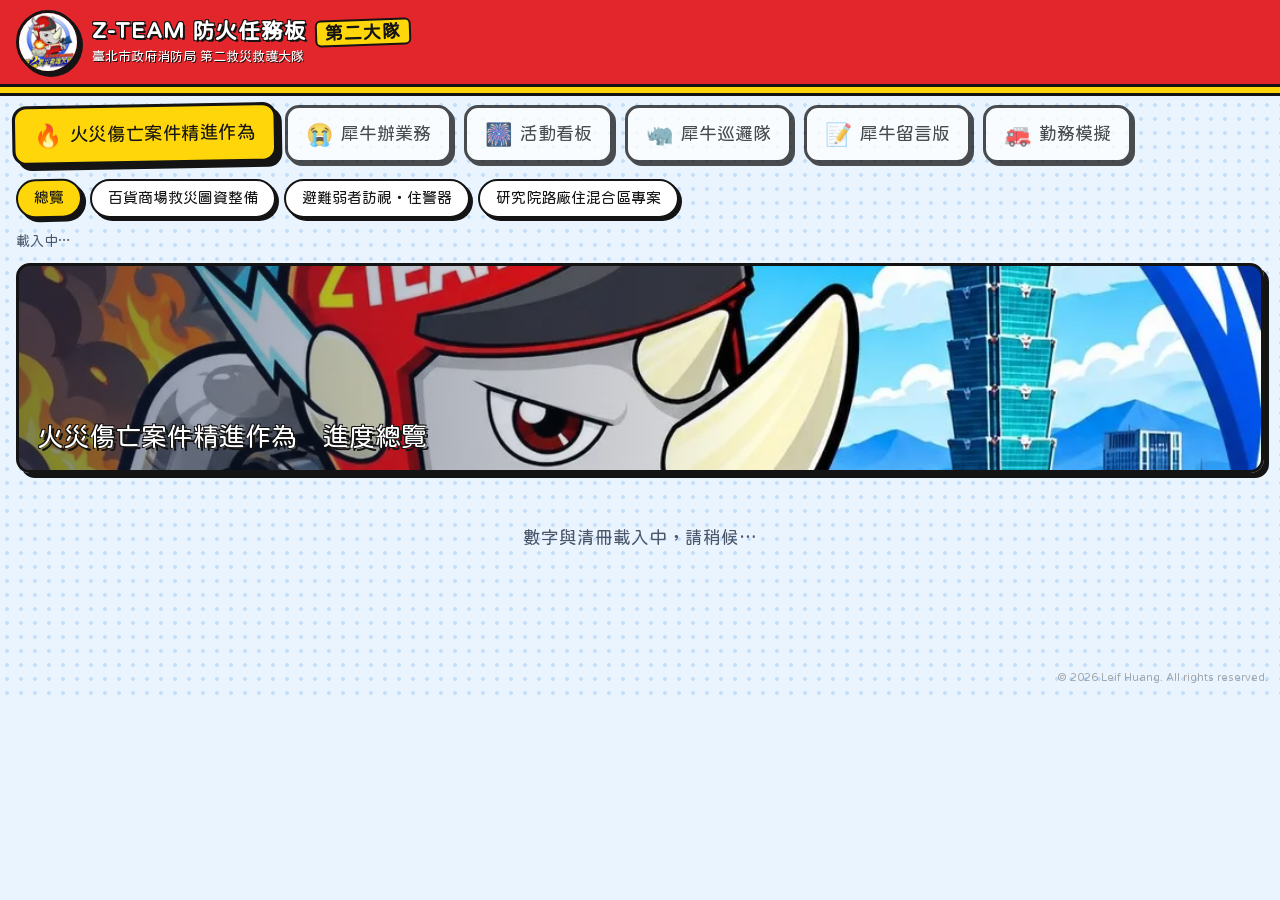
<file: index.html>
<!doctype html>
<html lang="zh-Hant">
<head>
<meta charset="utf-8">
<meta name="viewport" content="width=device-width, initial-scale=1">
<meta name="robots" content="noindex, nofollow">
<title>Z-TEAM 防火任務板</title>
<meta name="description" content="臺北市政府消防局第二救災救護大隊｜業務管制與資訊看板：火災傷亡精進、犀牛辦業務、活動勤務、輿情巡邏。">
<meta property="og:type" content="website">
<meta property="og:site_name" content="Z-TEAM 防火任務板">
<meta property="og:title" content="Z-TEAM 防火任務板｜第二救災救護大隊">
<meta property="og:description" content="臺北市政府消防局第二救災救護大隊｜業務管制與資訊看板：火災傷亡精進、犀牛辦業務、活動勤務、輿情巡邏。">
<meta property="og:image" content="https://sorryxx18.github.io/zteam/img/og/main.jpg">
<meta property="og:image:width" content="1200">
<meta property="og:image:height" content="630">
<meta name="twitter:card" content="summary_large_image">
<meta name="twitter:title" content="Z-TEAM 防火任務板｜第二救災救護大隊">
<meta name="twitter:description" content="臺北市政府消防局第二救災救護大隊｜業務管制與資訊看板：火災傷亡精進、犀牛辦業務、活動勤務、輿情巡邏。">
<meta name="twitter:image" content="https://sorryxx18.github.io/zteam/img/og/main.jpg">
<link rel="icon" href="img/favicon.png">
<link rel="preconnect" href="https://fonts.googleapis.com">
<link rel="preconnect" href="https://fonts.gstatic.com" crossorigin>
<link href="https://fonts.googleapis.com/css2?family=Bangers&family=Huninn&family=Lilita+One&family=Potta+One&display=swap" rel="stylesheet">
<link rel="stylesheet" href="style.css?v=20261105a">
<link rel="stylesheet" href="watch-trend.css?v=20261027d">
<link rel="stylesheet" href="fm.css?v=20261102k">
<link rel="stylesheet" href="ordinance.css?v=20261102a">
<script src="https://accounts.google.com/gsi/client" async defer></script>
</head>
<body>
<header>
  <div class="brand">
    <img src="img/emblem.webp" alt="第二救災救護大隊隊徽" class="emblem">
    <div>
      <h1>Z-TEAM 防火任務板<span>第二大隊</span></h1>
      <div class="sub">臺北市政府消防局 第二救災救護大隊</div>
    </div>
  </div>
  <div id="who" hidden><span id="whoName"></span> <button id="adminBtn" class="ghost" hidden>⚙ 管理</button> <button id="export">匯出 Excel</button> <button id="logout" class="ghost">登出</button></div>
</header>

<div id="loginWrap" hidden><section id="login" class="card narrow">
  <h2>登入</h2>
  <p class="note">請用 Gmail 帳號登入。第一次登入需選擇所屬單位，經管理者核准後即可使用。<br>只想用犀牛留言版的話，登入後不用申請單位，取個稱呼就能留言。</p>
  <div id="gbtn"></div>
  <div id="register" hidden>
    <p>第一次登入（<span id="regEmail"></span>），請填寫：</p>
    <label>姓名 <input id="regName"></label>
    <label>所屬單位
      <select id="regUnit">
        <option value="">請選擇</option>
        <optgroup label="中隊（百貨 A1 平面圖）"><option>大安中隊</option><option>信義中隊</option><option>南港中隊</option></optgroup>
        <optgroup label="分隊（訪視與住警器）"><option>金華分隊</option><option>莊敬分隊</option><option>安和分隊</option><option>舊莊分隊</option></optgroup>
      </select>
    </label>
    <button id="regBtn">送出申請</button>
  </div>
  <p id="loginErr" class="err"></p>
  <button id="liteBtn" class="ghost" hidden>不申請單位，只用犀牛留言版 →</button>
  <button id="backAct" class="ghost" hidden>← 回免登入的看板</button>
</section></div>

<main id="app" hidden>
  <div id="taskbar" class="taskbar"></div>
  <nav id="tabs"></nav>
  <div id="status" class="sub"></div>
  <section id="view"></section>
</main>
<p class="copy">© 2026 Leif Huang. All rights reserved.</p>
<script src="config.js?v=20261026a"></script>
<script src="activity-data.js?v=20261031a"></script>
<script src="cctv.js?v=20261026a"></script>
<script src="activity.js?v=20261031a"></script>
<script src="actmap.js?v=20261031a"></script>
<script src="command-data.js?v=20261031c"></script>
<script src="command.js?v=20261105b"></script>
<script src="watch-integration.js?v=20261027d"></script>
<script src="watch.js?v=20261031e"></script>
<script src="xlstyle.js?v=20261101a"></script>
<script src="biz.js?v=20261026a"></script>
<script src="drill.js?v=20261101a"></script>
<script src="occ.js?v=20261102a"></script>
<script src="alarmfill.js?v=20261102a"></script>
<script src="fm.js?v=20261102k"></script>
<script src="ordinance-core.js?v=20261104c"></script>
<script src="ordinance-export.js?v=20261102a"></script>
<script src="ordinance-ui.js?v=20261104b"></script>
<script src="app.js?v=20261105w"></script>
<script src="dome.js?v=20261026a"></script>
<script src="notes.js?v=20261026a"></script>
</body>
</html>
</file>
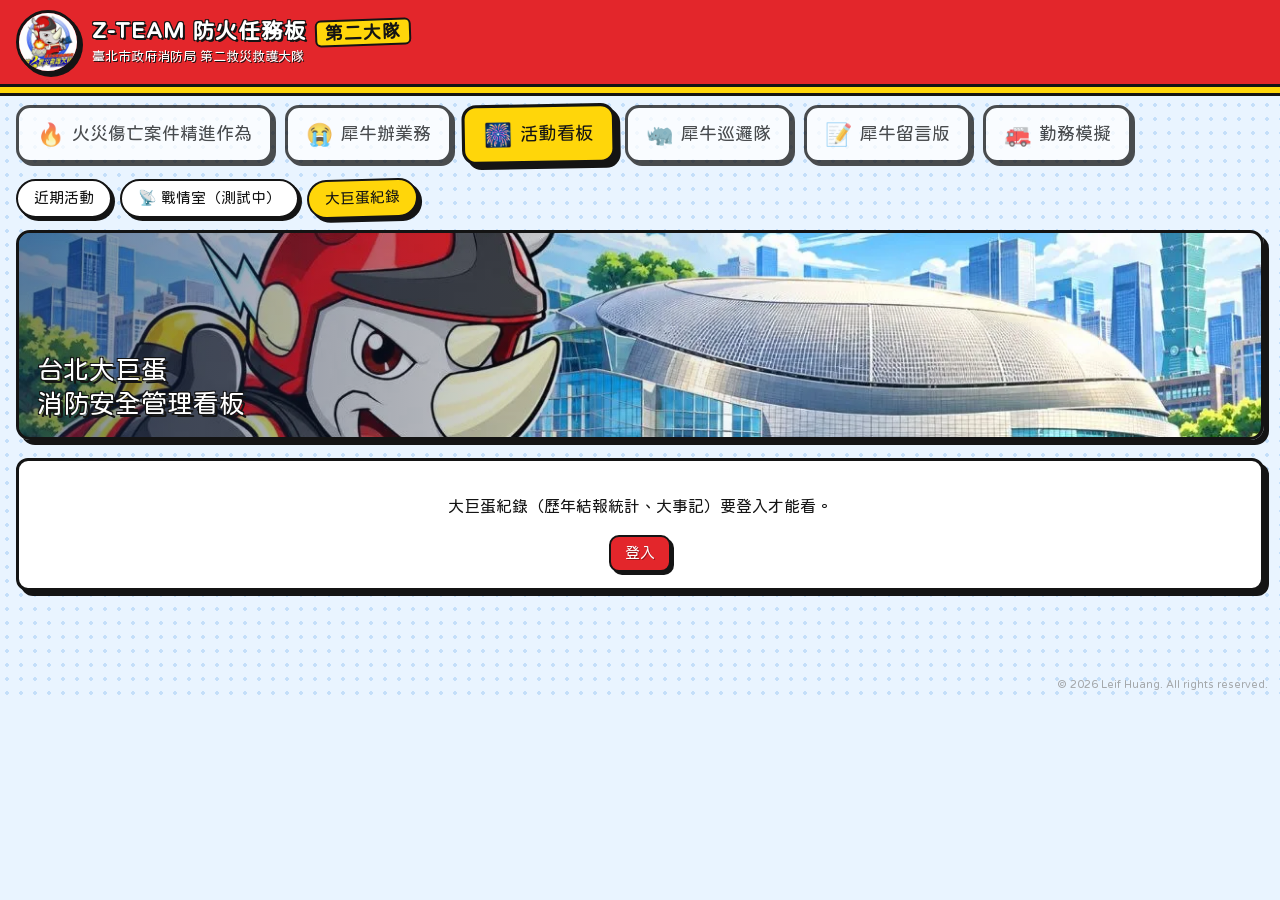
<file: dome/index.html>
<!doctype html>
<html lang="zh-Hant">
<head>
<meta charset="utf-8">
<meta name="viewport" content="width=device-width, initial-scale=1">
<meta name="robots" content="noindex, nofollow">
<title>臺北大巨蛋活動勤務紀錄</title>
<meta name="description" content="臺北市政府消防局第二救災救護大隊｜臺北大巨蛋歷次活動人流、勤務與消防安全紀錄。">
<meta property="og:type" content="website">
<meta property="og:site_name" content="Z-TEAM 防火任務板">
<meta property="og:title" content="臺北大巨蛋活動勤務紀錄">
<meta property="og:description" content="臺北市政府消防局第二救災救護大隊｜臺北大巨蛋歷次活動人流、勤務與消防安全紀錄。">
<meta property="og:image" content="https://sorryxx18.github.io/zteam/img/og/dome.jpg">
<meta property="og:image:width" content="1200">
<meta property="og:image:height" content="630">
<meta name="twitter:card" content="summary_large_image">
<meta name="twitter:title" content="臺北大巨蛋活動勤務紀錄">
<meta name="twitter:description" content="臺北市政府消防局第二救災救護大隊｜臺北大巨蛋歷次活動人流、勤務與消防安全紀錄。">
<meta name="twitter:image" content="https://sorryxx18.github.io/zteam/img/og/dome.jpg">
<link rel="icon" href="../img/favicon.png">
<meta http-equiv="refresh" content="0; url=../#dome">
<script>location.replace("../#dome");</script>
<style>body{margin:0;font-family:sans-serif;background:#eaf3ff;color:#1a1a1a;display:flex;min-height:100vh;align-items:center;justify-content:center;padding:16px;text-align:center}</style>
</head>
<body><p>正在前往「臺北大巨蛋活動勤務紀錄」…<br><a href="../#dome">沒有自動跳轉請點這裡</a></p></body>
</html>
</file>
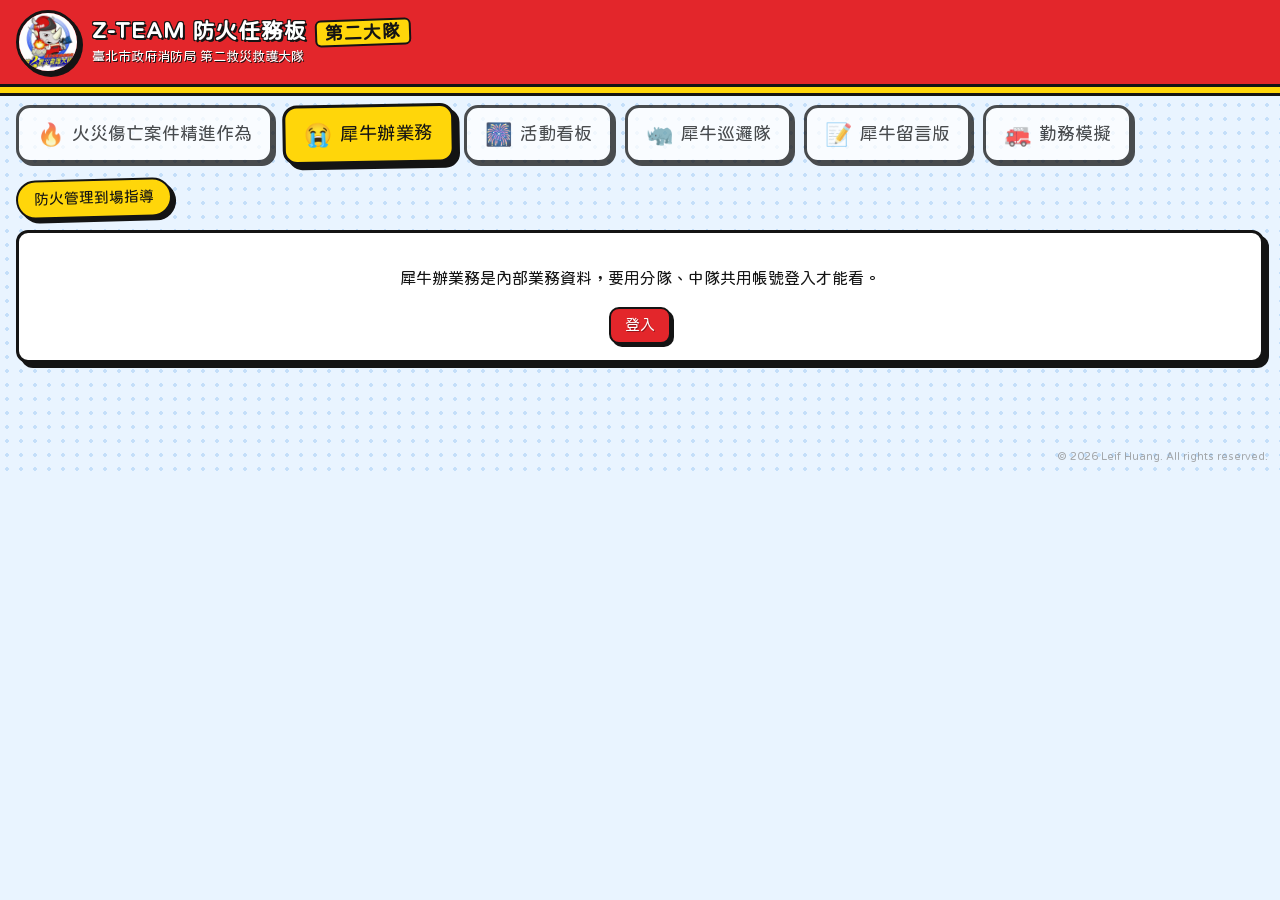
<file: drill/index.html>
<!doctype html>
<html lang="zh-Hant">
<head>
<meta charset="utf-8">
<meta name="viewport" content="width=device-width, initial-scale=1">
<meta name="robots" content="noindex, nofollow">
<title>公共安全防護動態演練管制</title>
<meta name="description" content="臺北市政府消防局第二救災救護大隊｜自治條例第 5 條公安動態演練排程與執行情形（限中隊及管理者登入）。">
<meta property="og:type" content="website">
<meta property="og:site_name" content="Z-TEAM 防火任務板">
<meta property="og:title" content="公共安全防護動態演練管制">
<meta property="og:description" content="臺北市政府消防局第二救災救護大隊｜自治條例第 5 條公安動態演練排程與執行情形（限中隊及管理者登入）。">
<meta property="og:image" content="https://sorryxx18.github.io/zteam/img/og/drill.jpg">
<meta property="og:image:width" content="1200">
<meta property="og:image:height" content="630">
<meta name="twitter:card" content="summary_large_image">
<meta name="twitter:title" content="公共安全防護動態演練管制">
<meta name="twitter:description" content="臺北市政府消防局第二救災救護大隊｜自治條例第 5 條公安動態演練排程與執行情形（限中隊及管理者登入）。">
<meta name="twitter:image" content="https://sorryxx18.github.io/zteam/img/og/drill.jpg">
<link rel="icon" href="../img/favicon.png">
<meta http-equiv="refresh" content="0; url=../#drill">
<script>location.replace("../#drill");</script>
<style>body{margin:0;font-family:sans-serif;background:#eaf3ff;color:#1a1a1a;display:flex;min-height:100vh;align-items:center;justify-content:center;padding:16px;text-align:center}</style>
</head>
<body><p>正在前往「公共安全防護動態演練管制」…<br><a href="../#drill">沒有自動跳轉請點這裡</a></p></body>
</html>
</file>
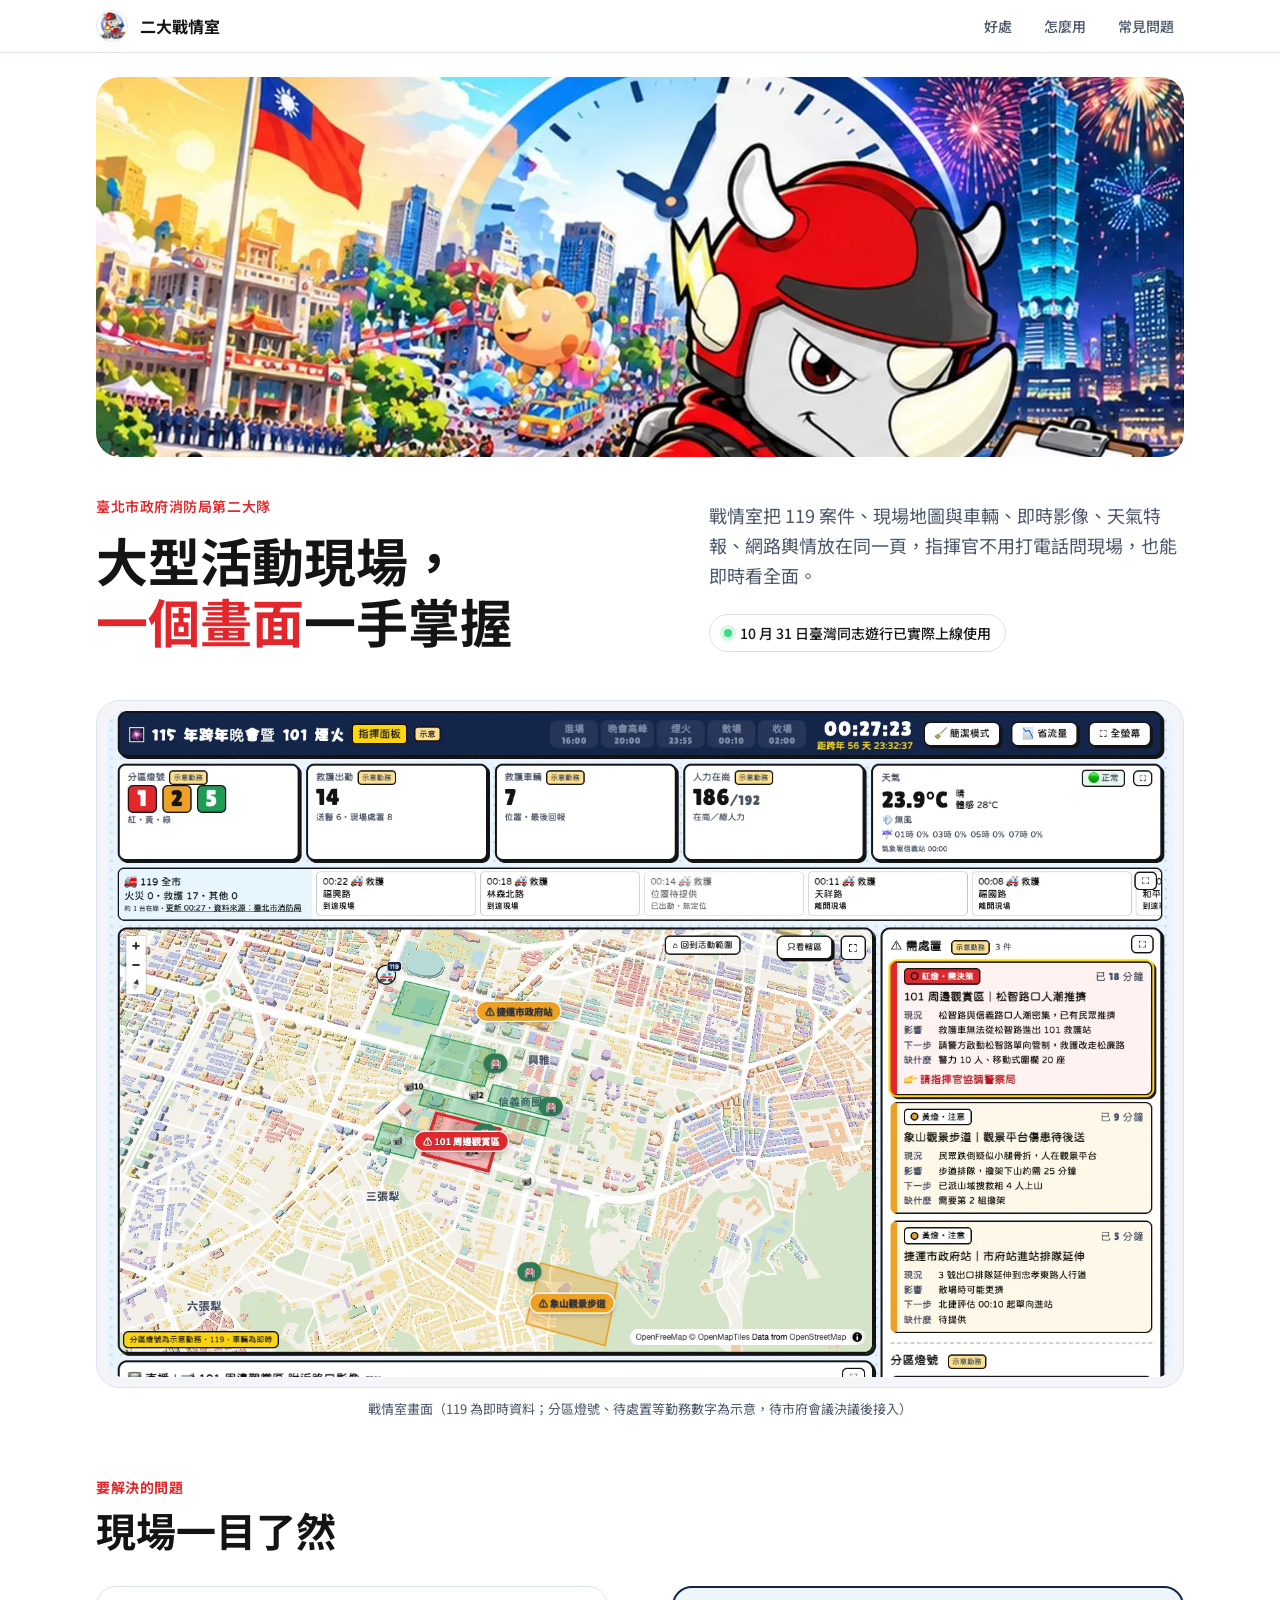
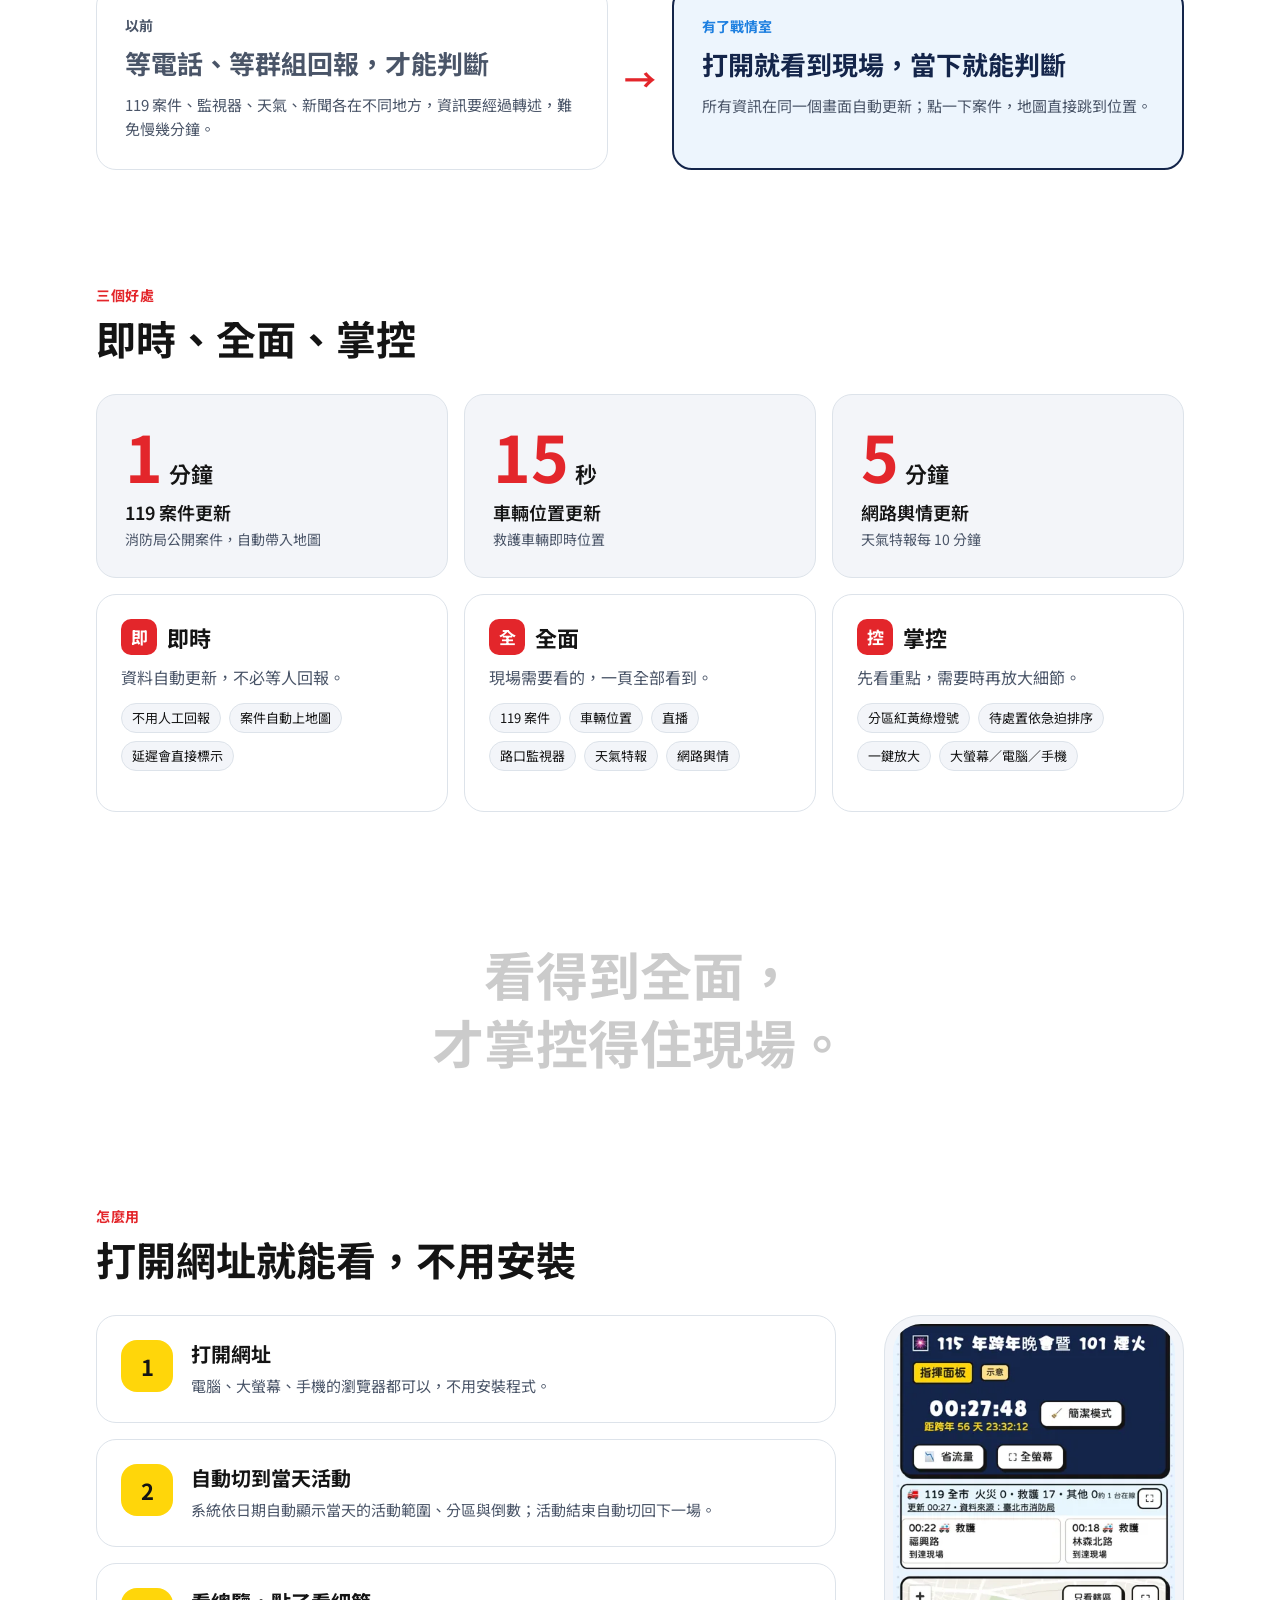
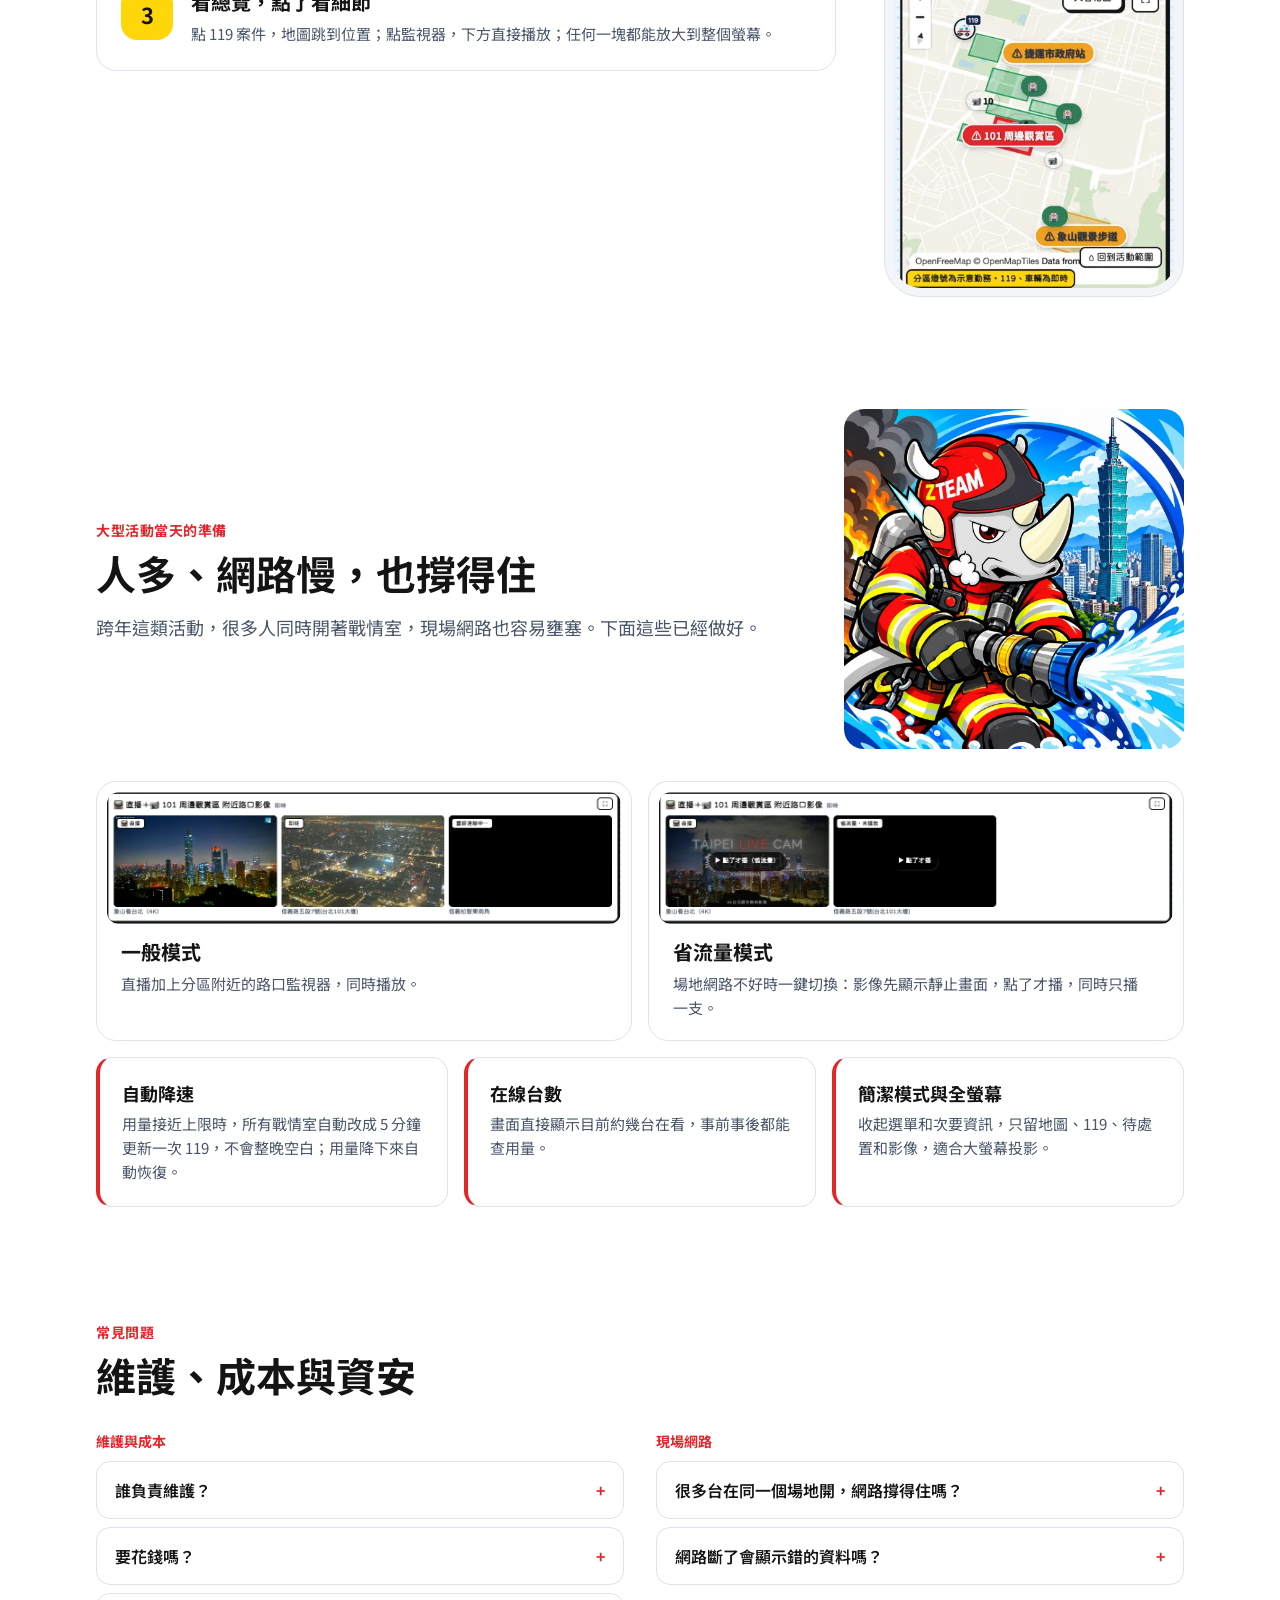
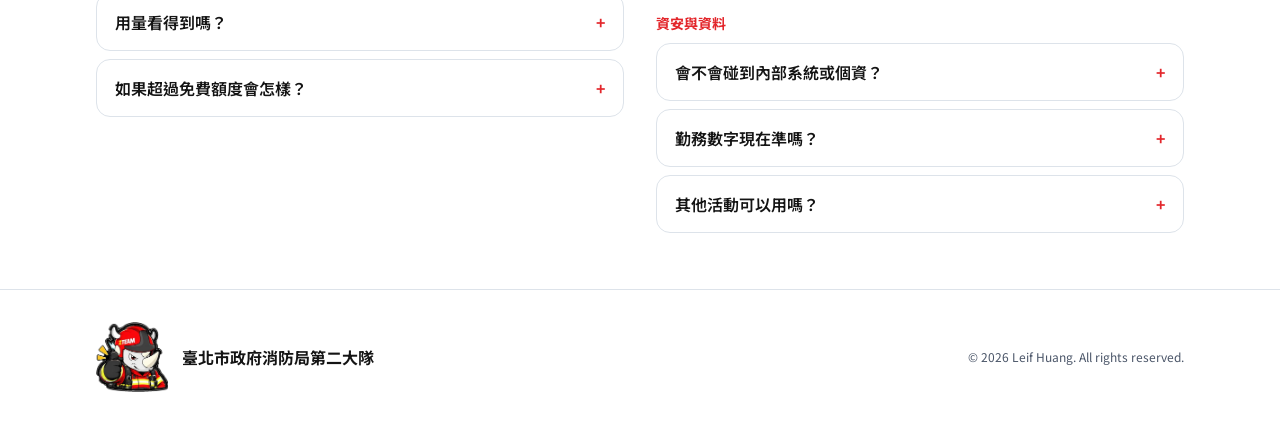
<file: warroom-intro/index.html>
<!doctype html>
<html lang="zh-Hant">
<head>
<meta charset="utf-8">
<meta name="viewport" content="width=device-width, initial-scale=1">
<meta name="color-scheme" content="light only">
<meta name="robots" content="noindex, nofollow">
<title>二大戰情室｜大型活動一個畫面一手掌握</title>
<meta name="description" content="臺北市政府消防局第二大隊戰情室：119 案件、車輛位置、即時影像、天氣特報與網路輿情放在同一頁，指揮官即時看全面。">
<meta property="og:type" content="website">
<meta property="og:title" content="二大戰情室｜大型活動一個畫面一手掌握">
<meta property="og:description" content="119 案件、車輛位置、即時影像、天氣特報與網路輿情放在同一頁。">
<meta property="og:image" content="https://sorryxx18.github.io/zteam/img/intro/panel.webp">
<meta name="twitter:card" content="summary_large_image">
<link rel="icon" href="../img/favicon.png">
<link rel="preconnect" href="https://fonts.googleapis.com">
<link rel="preconnect" href="https://fonts.gstatic.com" crossorigin>
<link href="https://fonts.googleapis.com/css2?family=Noto+Sans+TC:wght@400;500;600;700&display=swap" rel="stylesheet">
<style>
/* 2026-11-05 給長官看的介紹頁 v3：整頁淺色連續、深藍紅只當重點色＋大數字＋犀牛配角（字型 Noto Sans TC） */
:root {
  --bg: #ffffff; --bg2: #f3f5f9; --ink: #141414; --muted: #4a5568; --line: #dde3ea;
  --navy: #14254a; --navy2: #0d1a36; --red: #e3262b; --yellow: #ffd60a; --sky: #1d7fe0;
  --ease: cubic-bezier(0.22, 1, 0.36, 1);
}
/* 使用者要求固定淺色：不跟手機深色模式 */
:root { color-scheme: light; }
* { box-sizing: border-box; }
html { scroll-behavior: smooth; }
body { margin: 0; background: var(--bg); color: var(--ink); font-family: "Noto Sans TC", "PingFang TC", "Microsoft JhengHei", sans-serif; font-size: 16px; line-height: 24px; overflow-x: hidden; }
h1, h2, h3 { text-wrap: balance; margin: 0; font-weight: 700; }
p, li, dd { text-wrap: pretty; }
img { max-width: 100%; display: block; }
a { color: inherit; }
.skip { position: absolute; left: -999px; top: 8px; padding: 8px 12px; background: var(--yellow); color: #141414; border-radius: 8px; z-index: 50; }
.skip:focus { left: 16px; }
.wrap { max-width: 1120px; margin: 0 auto; padding: 0 16px; }
a:focus-visible, summary:focus-visible { outline: 2px solid var(--sky); outline-offset: 2px; }

/* 導覽列 */
nav.top { position: sticky; top: 0; z-index: 20; background: color-mix(in srgb, var(--bg) 88%, transparent); backdrop-filter: blur(10px); -webkit-backdrop-filter: blur(10px); border-bottom: 1px solid var(--line); }
nav.top .bar { max-width: 1120px; margin: 0 auto; padding: 10px 16px; display: flex; align-items: center; gap: 12px; color: var(--ink); }
nav.top img { width: 32px; height: 32px; border-radius: 9999px; background: #fff; border: 1px solid var(--line); }
nav.top b { font-size: 16px; margin-right: auto; white-space: nowrap; }
nav.top a { font-size: 14px; line-height: 20px; font-weight: 500; text-decoration: none; color: var(--muted); padding: 6px 10px; border-radius: 9999px; transition: background-color 300ms var(--ease), color 300ms var(--ease); }
nav.top a:hover { background: var(--bg2); color: var(--ink); }
@media (max-width: 560px) { nav.top .opt { display: none; } }

/* 開頭：深藍底 */
.hero { padding: 24px 0 0; }
.banner { height: 380px; border-radius: 24px; background: url("../img/act-main.webp") center 45% / cover no-repeat; }
.hero .grid { display: grid; grid-template-columns: 1.1fr .9fr; gap: 32px; align-items: end; margin-top: 36px; }
.eyebrow { display: inline-flex; align-items: center; gap: 8px; font-size: 14px; line-height: 20px; font-weight: 600; color: var(--red); letter-spacing: .04em; }
.hero h1 { margin-top: 12px; font-size: 52px; line-height: 1.18; }
.hero h1 em { font-style: normal; color: var(--red); }
.hero .sub { margin: 0; font-size: 18px; line-height: 30px; color: var(--muted); max-width: 560px; }
.proof { display: inline-flex; align-items: center; gap: 8px; margin-top: 24px; padding: 8px 14px; border-radius: 9999px; background: var(--bg); border: 1px solid var(--line); font-size: 14px; line-height: 20px; font-weight: 500; }
.proof i { width: 8px; height: 8px; border-radius: 9999px; background: #3ddc84; box-shadow: 0 0 0 4px rgba(61,220,132,.2); }
.shot { margin: 48px 0 0; padding: 10px; border-radius: 24px; background: var(--bg2); border: 1px solid var(--line); }
.shot img { border-radius: 16px; width: 100%; height: auto; }
.cap { margin: 0; padding: 12px 16px 0; font-size: 13px; line-height: 18px; color: var(--muted); text-align: center; }
@media (max-width: 820px) {
  .hero { padding-top: 12px; }
  .banner { height: 200px; border-radius: 16px; background-position: 70% 40%; }
  .hero .grid { margin-top: 24px; gap: 16px; }
  .hero .grid { grid-template-columns: 1fr; }
  .hero h1 { font-size: 38px; }
  .hero .sub { font-size: 16px; line-height: 26px; }
  .shot { margin-top: 32px; }
}

section { padding: 56px 0; }
.kicker { display: inline-block; font-size: 14px; line-height: 20px; font-weight: 700; color: var(--red); letter-spacing: .04em; }
.h2 { margin-top: 8px; font-size: 40px; line-height: 1.2; }
.lead { max-width: 680px; margin: 16px 0 0; font-size: 18px; line-height: 28px; color: var(--muted); }
@media (max-width: 640px) { section { padding: 40px 0; } .h2 { font-size: 30px; } .lead { font-size: 16px; line-height: 26px; } }

/* 以前／現在：一邊一句大字 */
.vs { display: grid; grid-template-columns: 1fr auto 1fr; gap: 16px; align-items: stretch; margin-top: 32px; }
.vs .card { padding: 28px; border-radius: 20px; }
.vs .old { background: var(--bg); border: 1px solid var(--line); }
.vs .new { background: color-mix(in srgb, var(--sky) 8%, var(--bg)); border: 2px solid var(--navy); }
.vs .tag { font-size: 14px; line-height: 20px; font-weight: 700; color: var(--muted); }
.vs .new .tag { color: var(--sky); }
.vs .new .big { color: var(--navy); }
.vs .big { margin: 10px 0 0; font-size: 26px; line-height: 36px; font-weight: 700; }
.vs .old .big { color: var(--muted); }
.vs .small { margin: 12px 0 0; font-size: 15px; line-height: 24px; color: var(--muted); }
.vs .arrow { align-self: center; font-size: 32px; color: var(--red); font-weight: 700; }
@media (max-width: 760px) { .vs { grid-template-columns: 1fr; } .vs .arrow { justify-self: center; transform: rotate(90deg); } .vs .big { font-size: 22px; line-height: 32px; } }

/* 大數字 */
.stats { display: grid; grid-template-columns: repeat(3, 1fr); gap: 16px; margin-top: 32px; }
.stat { padding: 28px; border-radius: 20px; background: var(--bg2); border: 1px solid var(--line); }
.stat .n { font-size: 64px; line-height: 1; font-weight: 700; color: var(--red); }
.stat .n small { font-size: 22px; margin-left: 6px; color: var(--ink); font-weight: 600; }
.stat .l { margin-top: 12px; font-size: 18px; line-height: 26px; font-weight: 600; }
.stat .d { margin-top: 4px; font-size: 14px; line-height: 20px; color: var(--muted); }
.ben { display: grid; grid-template-columns: repeat(3, 1fr); gap: 16px; margin-top: 16px; }
.ben article { padding: 24px; border: 1px solid var(--line); border-radius: 20px; background: var(--bg); }
.ben h3 { font-size: 22px; line-height: 30px; display: flex; align-items: center; gap: 10px; }
.ben h3 span { display: inline-flex; width: 36px; height: 36px; align-items: center; justify-content: center; border-radius: 10px; background: var(--red); color: #fff; font-size: 17px; }
.ben p { margin: 10px 0 0; color: var(--muted); }
.chips { display: flex; flex-wrap: wrap; gap: 8px; margin-top: 14px; padding: 0; list-style: none; }
.chips li { padding: 4px 10px; border-radius: 9999px; background: var(--bg2); border: 1px solid var(--line); font-size: 13px; line-height: 20px; }
@media (max-width: 860px) { .stats, .ben { grid-template-columns: 1fr; } .stat .n { font-size: 52px; } }

/* 中段大字（逐字亮起） */
.reveal-line { padding: 72px 0; }
.reveal-line p { max-width: 720px; margin: 0 auto; padding: 0 16px; font-size: 52px; line-height: 1.3; font-weight: 700; text-align: center; }
.reveal-line span { color: color-mix(in srgb, var(--ink) 22%, transparent); transition: color 500ms var(--ease); }
.reveal-line span.on { color: var(--ink); }
.reveal-line span.hl.on { color: var(--red); }
@media (max-width: 640px) { .reveal-line { padding: 48px 0; } .reveal-line p { font-size: 34px; } }

/* 怎麼用 */
.how { display: grid; grid-template-columns: 1fr 300px; gap: 48px; align-items: start; margin-top: 32px; }
.steps { list-style: none; margin: 0; padding: 0; display: grid; gap: 16px; counter-reset: s; }
.steps li { display: grid; grid-template-columns: 52px 1fr; gap: 18px; padding: 24px; border: 1px solid var(--line); border-radius: 20px; background: var(--bg); }
.steps b { display: inline-flex; width: 52px; height: 52px; align-items: center; justify-content: center; border-radius: 16px; background: var(--yellow); color: #141414; font-size: 22px; font-weight: 700; }
.how .steps { align-self: start; }
.steps h3 { font-size: 20px; line-height: 28px; }
.steps p { margin: 6px 0 0; color: var(--muted); font-size: 15px; line-height: 24px; }
.phone { padding: 8px; border-radius: 36px; background: var(--bg2); border: 1px solid var(--line); }
.phone img { border-radius: 28px; width: 100%; height: auto; }
@media (max-width: 860px) { .how { grid-template-columns: 1fr; } .phone { max-width: 300px; margin: 0 auto; } }

/* 大型活動當天的準備 */
.ready-top { display: grid; grid-template-columns: 1fr 340px; gap: 32px; align-items: center; }
.ready-top img { border-radius: 20px; width: 100%; height: auto; }
.feat { display: grid; grid-template-columns: 1fr 1fr; gap: 16px; margin-top: 32px; }
.feat article { padding: 10px; border: 1px solid var(--line); border-radius: 20px; background: var(--bg); }
.feat img { border-radius: 12px; width: 100%; height: auto; }
.feat .t { padding: 14px 14px 10px; }
.feat h3 { font-size: 20px; line-height: 28px; }
.feat p { margin: 6px 0 0; color: var(--muted); font-size: 15px; line-height: 24px; }
.mini { display: grid; grid-template-columns: repeat(3, 1fr); gap: 16px; margin-top: 16px; }
.mini article { padding: 22px; border: 1px solid var(--line); border-left: 4px solid var(--red); border-radius: 16px; background: var(--bg); }
.mini h3 { font-size: 18px; line-height: 26px; }
.mini p { margin: 6px 0 0; color: var(--muted); font-size: 15px; line-height: 24px; }
@media (max-width: 860px) { .ready-top { grid-template-columns: 1fr; } }
@media (max-width: 760px) { .feat, .mini { grid-template-columns: 1fr; } }

/* 常見問題：兩欄 */
.faq { margin-top: 32px; display: grid; grid-template-columns: 1fr 1fr; gap: 32px; align-items: start; }
.faq h3 { font-size: 14px; line-height: 20px; color: var(--red); font-weight: 700; margin: 0 0 10px; }
.faq h3 + details, .faq details + details { margin-top: 8px; }
.faq .grp + .grp { margin-top: 28px; }
details { border: 1px solid var(--line); border-radius: 14px; background: var(--bg); }
summary { cursor: pointer; list-style: none; padding: 16px 18px; font-weight: 600; display: flex; justify-content: space-between; gap: 16px; }
summary::-webkit-details-marker { display: none; }
summary::after { content: "+"; color: var(--red); font-weight: 700; transition: transform 300ms var(--ease); }
details[open] summary::after { transform: rotate(45deg); }
details p { margin: 0; padding: 0 18px 16px; color: var(--muted); }
@media (max-width: 760px) { .faq { grid-template-columns: 1fr; } }

/* 頁尾 */
footer { border-top: 1px solid var(--line); color: var(--muted); padding: 32px 0; font-size: 14px; line-height: 20px; }
footer .wrap { display: flex; flex-wrap: wrap; align-items: center; justify-content: space-between; gap: 16px; }
footer .who { display: flex; align-items: center; gap: 14px; }
footer .who img { width: 72px; height: auto; }
footer b { color: var(--ink); font-size: 16px; font-weight: 700; }
footer small { font-size: 12px; line-height: 16px; }

/* 捲動淡入（只播一次） */
.rise { opacity: 0; transform: translateY(32px); transition: opacity 700ms var(--ease), transform 700ms var(--ease); }
.rise.in { opacity: 1; transform: none; }
@media (prefers-reduced-motion: reduce) {
  html { scroll-behavior: auto; }
  .rise { transform: none; transition: opacity 300ms linear; }
  .reveal-line span { transition: none; }
}
</style>
</head>
<body>
<a class="skip" href="#main">跳到主要內容</a>
<nav class="top" aria-label="頁面導覽"><div class="bar"><img src="../img/emblem.webp" width="256" height="256" alt=""><b>二大戰情室</b><a class="opt" href="#why">好處</a><a class="opt" href="#how">怎麼用</a><a href="#faq">常見問題</a></div></nav>

<main id="main">
  <header class="hero">
    <div class="wrap">
      <div class="banner" role="img" aria-label="第二大隊吉祥物犀牛消防員拿著檢查清單，站在大型活動現場，背景是臺北 101 與煙火"></div>
      <div class="grid">
        <div>
          <span class="eyebrow">臺北市政府消防局第二大隊</span>
          <h1>大型活動現場，<br><em>一個畫面</em>一手掌握</h1>
        </div>
        <div>
          <p class="sub">戰情室把 119 案件、現場地圖與車輛、即時影像、天氣特報、網路輿情放在同一頁，指揮官不用打電話問現場，也能即時看全面。</p>
          <div class="proof"><i aria-hidden="true"></i>10 月 31 日臺灣同志遊行已實際上線使用</div>
        </div>
      </div>
      <figure class="shot rise">
        <img src="../img/intro/panel.webp" width="1600" height="1000" alt="戰情室大螢幕畫面：上方分區燈號與天氣，中間 119 即時案件列，下方活動地圖與待處置清單">
      </figure>
      <p class="cap">戰情室畫面（119 為即時資料；分區燈號、待處置等勤務數字為示意，待市府會議決議後接入）</p>
    </div>
  </header>

  <section id="why-before">
    <div class="wrap rise">
      <span class="kicker">要解決的問題</span>
      <h2 class="h2">現場一目了然</h2>
      <div class="vs">
        <div class="card old"><div class="tag">以前</div><p class="big">等電話、等群組回報，才能判斷</p><p class="small">119 案件、監視器、天氣、新聞各在不同地方，資訊要經過轉述，難免慢幾分鐘。</p></div>
        <div class="arrow" aria-hidden="true">→</div>
        <div class="card new"><div class="tag">有了戰情室</div><p class="big">打開就看到現場，當下就能判斷</p><p class="small">所有資訊在同一個畫面自動更新；點一下案件，地圖直接跳到位置。</p></div>
      </div>
    </div>
  </section>

  <section id="why">
    <div class="wrap rise">
      <span class="kicker">三個好處</span>
      <h2 class="h2">即時、全面、掌控</h2>
      <div class="stats">
        <div class="stat"><div class="n">1<small>分鐘</small></div><div class="l">119 案件更新</div><div class="d">消防局公開案件，自動帶入地圖</div></div>
        <div class="stat"><div class="n">15<small>秒</small></div><div class="l">車輛位置更新</div><div class="d">救護車輛即時位置</div></div>
        <div class="stat"><div class="n">5<small>分鐘</small></div><div class="l">網路輿情更新</div><div class="d">天氣特報每 10 分鐘</div></div>
      </div>
      <div class="ben">
        <article><h3><span aria-hidden="true">即</span>即時</h3><p>資料自動更新，不必等人回報。</p><ul class="chips"><li>不用人工回報</li><li>案件自動上地圖</li><li>延遲會直接標示</li></ul></article>
        <article><h3><span aria-hidden="true">全</span>全面</h3><p>現場需要看的，一頁全部看到。</p><ul class="chips"><li>119 案件</li><li>車輛位置</li><li>直播</li><li>路口監視器</li><li>天氣特報</li><li>網路輿情</li></ul></article>
        <article><h3><span aria-hidden="true">控</span>掌控</h3><p>先看重點，需要時再放大細節。</p><ul class="chips"><li>分區紅黃綠燈號</li><li>待處置依急迫排序</li><li>一鍵放大</li><li>大螢幕／電腦／手機</li></ul></article>
      </div>
    </div>
  </section>

  <section class="reveal-line" aria-label="看得到全面，才掌控得住現場。">
    <p id="tagline" aria-hidden="true">看得到全面，<br>才掌控得住現場。</p>
  </section>

  <section id="how">
    <div class="wrap rise">
      <span class="kicker">怎麼用</span>
      <h2 class="h2">打開網址就能看，不用安裝</h2>
      <div class="how">
        <ol class="steps">
          <li><b>1</b><div><h3>打開網址</h3><p>電腦、大螢幕、手機的瀏覽器都可以，不用安裝程式。</p></div></li>
          <li><b>2</b><div><h3>自動切到當天活動</h3><p>系統依日期自動顯示當天的活動範圍、分區與倒數；活動結束自動切回下一場。</p></div></li>
          <li><b>3</b><div><h3>看總覽，點了看細節</h3><p>點 119 案件，地圖跳到位置；點監視器，下方直接播放；任何一塊都能放大到整個螢幕。</p></div></li>
        </ol>
        <figure class="phone rise" style="margin:0"><img src="../img/intro/phone.webp" width="390" height="780" alt="戰情室手機畫面：上方 119 案件，下方活動地圖"></figure>
      </div>
    </div>
  </section>

  <section id="ready">
    <div class="wrap rise">
      <div class="ready-top">
        <div>
          <span class="kicker">大型活動當天的準備</span>
          <h2 class="h2">人多、網路慢，也撐得住</h2>
          <p class="lead">跨年這類活動，很多人同時開著戰情室，現場網路也容易壅塞。下面這些已經做好。</p>
        </div>
        <img src="../img/hero.webp" width="1100" height="1100" alt="犀牛消防員拿著水線，背景是臺北 101">
      </div>
      <div class="feat">
        <article><img src="../img/intro/video.webp" width="1140" height="293" alt="一般模式：直播與兩支路口監視器同時播放"><div class="t"><h3>一般模式</h3><p>直播加上分區附近的路口監視器，同時播放。</p></div></article>
        <article><img src="../img/intro/save.webp" width="1140" height="293" alt="省流量模式：影像先顯示靜止畫面，點了才播"><div class="t"><h3>省流量模式</h3><p>場地網路不好時一鍵切換：影像先顯示靜止畫面，點了才播，同時只播一支。</p></div></article>
      </div>
      <div class="mini">
        <article><h3>自動降速</h3><p>用量接近上限時，所有戰情室自動改成 5 分鐘更新一次 119，不會整晚空白；用量降下來自動恢復。</p></article>
        <article><h3>在線台數</h3><p>畫面直接顯示目前約幾台在看，事前事後都能查用量。</p></article>
        <article><h3>簡潔模式與全螢幕</h3><p>收起選單和次要資訊，只留地圖、119、待處置和影像，適合大螢幕投影。</p></article>
      </div>
    </div>
  </section>

  <section id="faq">
    <div class="wrap rise">
      <span class="kicker">常見問題</span>
      <h2 class="h2">維護、成本與資安</h2>
      <div class="faq">
        <div>
          <div class="grp">
            <h3>維護與成本</h3>
            <details><summary>誰負責維護？</summary><p>第二大隊自行維護。換一場活動只要複製一份活動設定，10 月 31 日臺灣同志遊行就是這樣上線的。</p></details>
            <details><summary>要花錢嗎？</summary><p>平常完全免費。大型活動當天如果同時開著的電腦超過約 50 台，可以加購一個月約新臺幣 160 元的方案，額度會提高很多，跨年等級的用量足夠。</p></details>
            <details><summary>用量看得到嗎？</summary><p>看得到。畫面會顯示目前約幾台在看，系統也保留每天的用量紀錄，活動前後都能查。</p></details>
            <details><summary>如果超過免費額度會怎樣？</summary><p>只有 119 案件那一塊會受影響，地圖、影像、天氣、輿情照常。而且用量接近上限時系統會自動降速，119 改成每 5 分鐘更新，不會整晚空白。</p></details>
          </div>
        </div>
        <div>
          <div class="grp">
            <h3>現場網路</h3>
            <details><summary>很多台在同一個場地開，網路撐得住嗎？</summary><p>最需要注意的是頻寬，不是費用。每台會同時播直播和監視器，場地網路不好時切到「省流量模式」，影像改成點了才播，同時只播一支。</p></details>
            <details><summary>網路斷了會顯示錯的資料嗎？</summary><p>不會。每個資料來源都有備援，斷線或資料延遲時畫面會直接標示，例如「資料可能延遲」。</p></details>
          </div>
          <div class="grp">
            <h3>資安與資料</h3>
            <details><summary>會不會碰到內部系統或個資？</summary><p>不會。只使用公開資料：119 公開案件的模糊位置、市府公開路口監視器、中央氣象署資料，不連接局內系統，也不顯示門牌號碼。</p></details>
            <details><summary>勤務數字現在準嗎？</summary><p>待處置、分區燈號、救護出勤、救護車輛、人力在崗這五項目前是示意資料，畫面上都有標示。等市府開會決議後再接入正式資料。</p></details>
            <details><summary>其他活動可以用嗎？</summary><p>可以。同一套系統換活動設定就能用，跨年、遊行、大型賽事都適用。</p></details>
          </div>
        </div>
      </div>
    </div>
  </section>
</main>

<footer><div class="wrap"><div class="who"><img src="../img/notes-good.webp" width="320" height="310" alt="犀牛消防員比讚"><b>臺北市政府消防局第二大隊</b></div><small>© 2026 Leif Huang. All rights reserved.</small></div></footer>

<script>
(() => {
  const reduce = matchMedia("(prefers-reduced-motion: reduce)").matches;
  // 捲動淡入：每塊只播一次
  const els = document.querySelectorAll(".rise");
  if (reduce || !("IntersectionObserver" in window)) els.forEach((e) => e.classList.add("in"));
  else {
    const io = new IntersectionObserver((list) => list.forEach((x) => { if (x.isIntersecting) { x.target.classList.add("in"); io.unobserve(x.target); } }), { rootMargin: "0px 0px -10% 0px" });
    els.forEach((e) => io.observe(e));
  }
  // 中段大字：每個字照閱讀順序跨過觸發線就亮起
  const p = document.getElementById("tagline");
  if (!p) return;
  p.innerHTML = p.innerHTML.split(/(<br>)/).map((part) => part === "<br>" ? part : [...part].map((c) => `<span${"全面掌控".includes(c) ? ' class="hl"' : ""}>${c}</span>`).join("")).join("");
  const spans = [...p.querySelectorAll("span")];
  if (reduce) { spans.forEach((s) => s.classList.add("on")); return; }
  let ticking = false;
  const update = () => {
    ticking = false;
    const line = innerHeight * 0.65;
    spans.forEach((s) => s.classList.toggle("on", s.getBoundingClientRect().top < line));
  };
  addEventListener("scroll", () => { if (!ticking) { ticking = true; requestAnimationFrame(update); } }, { passive: true });
  update();
})();
</script>
</body>
</html>
</file>
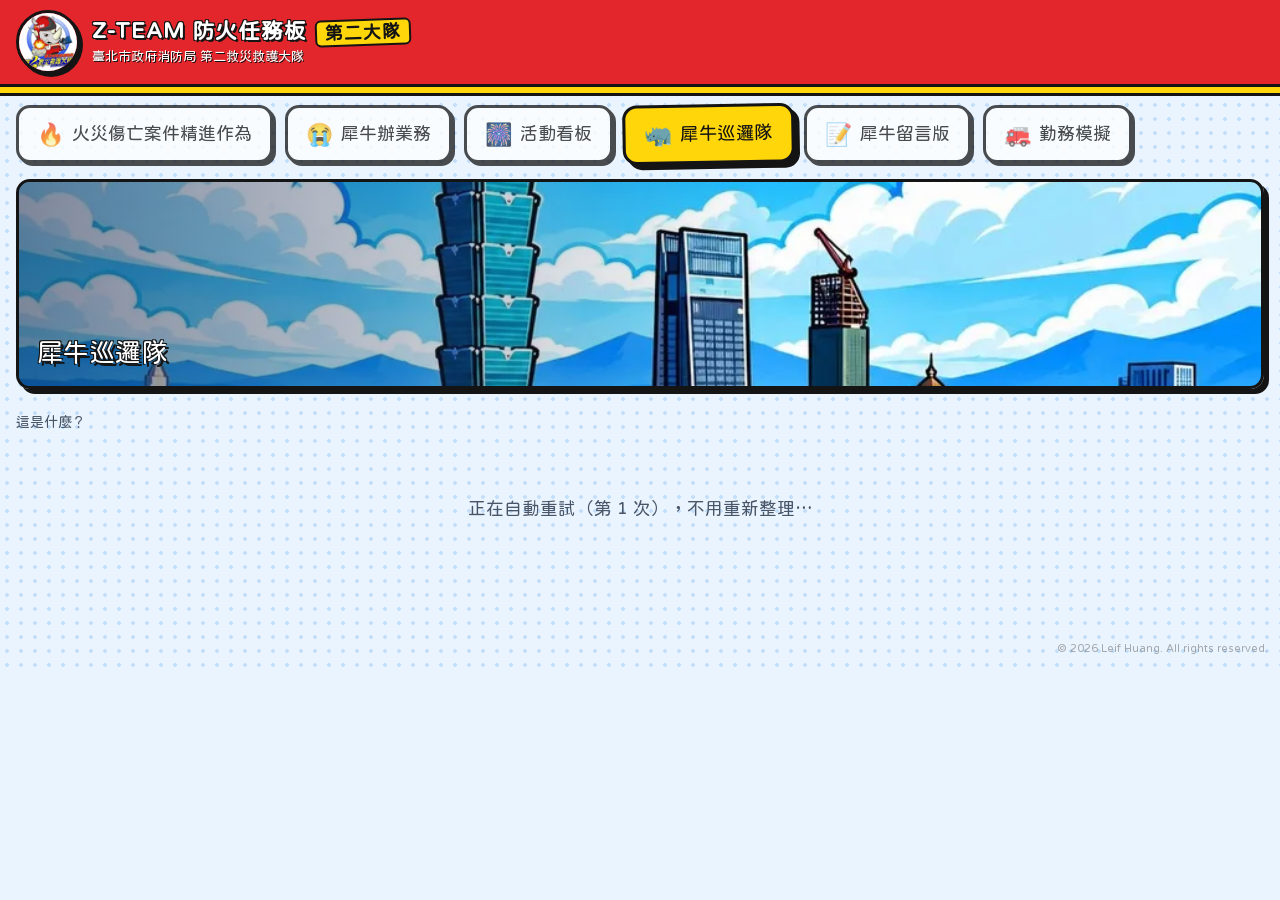
<file: watch/index.html>
<!doctype html>
<html lang="zh-Hant">
<head>
<meta charset="utf-8">
<meta name="viewport" content="width=device-width, initial-scale=1">
<meta name="robots" content="noindex, nofollow">
<title>二大輿情巡邏</title>
<meta name="description" content="臺北市政府消防局第二救災救護大隊｜即時彙整新聞、Threads、Facebook 上與消防、災害相關的公開資訊，轄區事件優先顯示。">
<meta property="og:type" content="website">
<meta property="og:site_name" content="Z-TEAM 防火任務板">
<meta property="og:title" content="二大輿情巡邏">
<meta property="og:description" content="臺北市政府消防局第二救災救護大隊｜即時彙整新聞、Threads、Facebook 上與消防、災害相關的公開資訊，轄區事件優先顯示。">
<meta property="og:image" content="https://sorryxx18.github.io/zteam/img/og/watch.jpg">
<meta property="og:image:width" content="1200">
<meta property="og:image:height" content="630">
<meta name="twitter:card" content="summary_large_image">
<meta name="twitter:title" content="二大輿情巡邏">
<meta name="twitter:description" content="臺北市政府消防局第二救災救護大隊｜即時彙整新聞、Threads、Facebook 上與消防、災害相關的公開資訊，轄區事件優先顯示。">
<meta name="twitter:image" content="https://sorryxx18.github.io/zteam/img/og/watch.jpg">
<link rel="icon" href="../img/favicon.png">
<meta http-equiv="refresh" content="0; url=../#watch">
<script>location.replace("../#watch");</script>
<style>body{margin:0;font-family:sans-serif;background:#eaf3ff;color:#1a1a1a;display:flex;min-height:100vh;align-items:center;justify-content:center;padding:16px;text-align:center}</style>
</head>
<body><p>正在前往「二大輿情巡邏」…<br><a href="../#watch">沒有自動跳轉請點這裡</a></p></body>
</html>
</file>
<file: style.css>
/* 漫畫風主題：粗黑描邊、錯位陰影、消防紅／反光黃／天空藍（依第二大隊犀牛吉祥物插圖） */
:root {
  --ink: #141414; --red: #e3262b; --red-dark: #b5161b; --yellow: #ffd60a; --sky: #1d7fe0; --sky-light: #d8ecff;
  --navy: #14254a; --paper: #ffffff; --cream: #fff8e1; --ok: #1f9d55; --bad: #e3262b; --muted: #4a5568;
  --line: 3px solid var(--ink); --shadow: 5px 5px 0 var(--ink); --shadow-sm: 3px 3px 0 var(--ink);
}
* { box-sizing: border-box; }
html { background: #e9f4ff; }
body {
  margin: 0; color: var(--ink);
  font: 16px/1.65 "Huninn", "PingFang TC", "Microsoft JhengHei", sans-serif;
  background-color: #e9f4ff;
  background-image: radial-gradient(rgba(29,127,224,.18) 1.6px, transparent 1.7px);
  background-size: 14px 14px;
}
img { max-width: 100%; }

/* ---- 標題列 ---- */
header {
  display: flex; flex-wrap: wrap; gap: 10px; justify-content: space-between; align-items: center;
  padding: 10px 16px; background: var(--red); border-bottom: var(--line);
  box-shadow: 0 6px 0 var(--yellow), 0 9px 0 var(--ink); margin-bottom: 18px; position: relative; z-index: 2;
}
.brand { display: flex; align-items: center; gap: 12px; min-width: 0; }
.emblem { width: 64px; height: 64px; border-radius: 50%; border: var(--line); background: #fff; box-shadow: var(--shadow-sm); flex: none; }
h1 {
  font-size: 22px; margin: 0; color: #fff; line-height: 1.25; letter-spacing: 1px;
  text-shadow: 2px 2px 0 var(--ink), -1px -1px 0 var(--ink), 1px -1px 0 var(--ink), -1px 1px 0 var(--ink);
}
h1 span { display: inline-block; margin-left: 8px; background: var(--yellow); color: var(--ink); text-shadow: none;
  padding: 0 8px; border: 2px solid var(--ink); border-radius: 6px; transform: rotate(-2deg); font-size: 18px; }
header .sub { color: #fff; font-size: 13px; text-shadow: 1px 1px 0 var(--ink); }
#who[hidden] { display: none; }
#who { display: flex; flex-wrap: wrap; align-items: center; gap: 8px; color: #fff; text-shadow: 1px 1px 0 var(--ink); }
#whoName { background: var(--navy); padding: 2px 10px; border: 2px solid var(--ink); border-radius: 20px; }
h2 { font-size: 20px; margin: 0 0 12px; }
.sub { color: var(--muted); font-size: 14px; }
.note { color: var(--muted); font-size: 14px; }
.err { color: var(--bad); font-size: 15px; font-weight: 700; }

/* ---- 共用元件 ---- */
main { padding: 0 16px 48px; max-width: 1440px; margin: 0 auto; }
.card { background: var(--paper); border: var(--line); border-radius: 12px; padding: 16px; margin: 0 0 18px; box-shadow: var(--shadow); }
label { display: block; margin: 0 0 10px; font-size: 15px; }
input, select, textarea {
  font: inherit; color: var(--ink); background: #fff; border: 2px solid var(--ink); border-radius: 8px; padding: 4px 8px;
}
input:focus, select:focus { outline: 3px solid var(--yellow); outline-offset: 1px; }
label input, label select { display: block; width: 100%; margin-top: 4px; }
button {
  font: inherit; font-size: 15px; border: 2px solid var(--ink); background: var(--red); color: #fff; border-radius: 10px;
  padding: 4px 14px; cursor: pointer; box-shadow: var(--shadow-sm); transition: transform .06s, box-shadow .06s;
  text-shadow: 1px 1px 0 rgba(0,0,0,.35);
}
button:hover { transform: translate(-1px, -1px); box-shadow: 4px 4px 0 var(--ink); }
button:active { transform: translate(2px, 2px); box-shadow: 1px 1px 0 var(--ink); }
button.ghost { background: #fff; color: var(--ink); text-shadow: none; }
button.save { background: var(--sky); white-space: nowrap; }
button:disabled { opacity: .55; cursor: default; transform: none; }
button:focus-visible, [tabindex]:focus-visible { outline: 3px dashed var(--ink); outline-offset: 3px; }
::selection { background: var(--yellow); color: var(--ink); }
@media (pointer: coarse) { button { min-height: 44px; } }
@media (prefers-reduced-motion: reduce) { button { transition: none; } }
#who button { padding: 2px 10px; }
#export { background: var(--yellow); color: var(--ink); text-shadow: none; }

/* ---- 分頁列 ---- */
nav { display: flex; flex-wrap: wrap; gap: 8px; margin: 0 0 12px; align-items: center; }
nav button { background: #fff; color: var(--ink); text-shadow: none; border-radius: 22px; padding: 5px 16px; }
nav button.on { background: var(--yellow); transform: rotate(-1.5deg); box-shadow: 4px 4px 0 var(--ink); }
#gUnit { font-weight: 700; }
#status { margin: 0 0 10px; }

/* ---- 橫幅 ---- */
.banner {
  position: relative; height: 210px; border: var(--line); border-radius: 14px; box-shadow: var(--shadow);
  background-size: cover; background-repeat: no-repeat; margin: 0 0 18px; overflow: hidden;
}
.banner::after { content: ""; position: absolute; inset: 0; background: linear-gradient(90deg, rgba(20,37,74,.55), rgba(20,37,74,0) 60%); }
.banner .btitle {
  position: absolute; left: 18px; bottom: 16px; z-index: 1; color: #fff; font-size: 26px; line-height: 1.3; max-width: 70%;
  text-shadow: 3px 3px 0 var(--ink), -1px -1px 0 var(--ink), 1px -1px 0 var(--ink), -1px 1px 0 var(--ink);
}
.banner .bdue {
  position: absolute; right: 16px; top: 14px; z-index: 1; background: var(--yellow); border: 3px solid var(--ink);
  padding: 2px 12px; border-radius: 8px; transform: rotate(3deg); box-shadow: var(--shadow-sm); font-size: 17px;
}

/* ---- 總覽數字卡 ---- */
.grid { display: grid; grid-template-columns: repeat(auto-fit, minmax(230px, 1fr)); gap: 16px; margin-bottom: 18px; }
.stat { position: relative; }
.stat .sub { color: var(--ink); font-size: 15px; }
.stat .num { font-family: "Bangers", "Huninn", sans-serif; font-size: 40px; letter-spacing: 2px; line-height: 1.1; color: var(--red); text-shadow: 2px 2px 0 var(--ink); }
.bar { height: 16px; background: #fff; border: 2px solid var(--ink); border-radius: 10px; overflow: hidden; margin-top: 8px; }
.bar i {
  display: block; height: 100%; border-right: 2px solid var(--ink);
  background: repeating-linear-gradient(-45deg, #4fb3ff 0 8px, #1d7fe0 8px 16px);
}

/* ---- 表格 ---- */
.tablewrap { overflow-x: auto; background: var(--paper); border: var(--line); border-radius: 12px; box-shadow: var(--shadow); }
table { border-collapse: collapse; width: 100%; font-size: 15px; font-variant-numeric: tabular-nums; }
th, td { border-bottom: 2px solid var(--ink); border-right: 1px dashed #9aa5b1; padding: 7px 9px; text-align: left; vertical-align: top; white-space: nowrap; }
th { background: var(--navy); color: #fff; position: sticky; top: 0; font-weight: 400; letter-spacing: 1px; border-right-color: #3d5a8a; }
tr:nth-child(odd) td { background: var(--cream); }
td.wrap { white-space: normal; min-width: 180px; }
tr.done td:first-child { border-left: 8px solid var(--ok); }
tr.todo td:first-child { border-left: 8px solid #cfd8e3; }
tr.saving { opacity: .6; }
tr.dirty td, .mcard.dirty { background: #fff3a8 !important; }
tr.dirty td:first-child { border-left: 8px solid var(--red); }
.mcard.dirty, #addForm.dirty { outline: 4px solid var(--red); outline-offset: 2px; }
#addForm.dirty { background: #fff3a8; border-radius: 8px; }
#addForm.dirty #addBtn, .dirty button.save { background: var(--red); animation: nudge 1.1s ease-in-out infinite; }
@keyframes nudge { 0%, 100% { transform: none; } 50% { transform: scale(1.08) rotate(-2deg); } }
@media (prefers-reduced-motion: reduce) { #addForm.dirty #addBtn, .dirty button.save { animation: none; } }
/* 未儲存提醒列：固定在畫面下方 */
#dirtybar { position: fixed; left: 50%; bottom: 14px; transform: translateX(-50%); z-index: 50; display: flex; flex-wrap: wrap; gap: 10px; align-items: center; justify-content: center;
  max-width: calc(100vw - 24px); padding: 10px 16px; background: var(--yellow); border: var(--line); border-radius: 14px; box-shadow: var(--shadow); font-size: 17px; }
@media (max-width: 760px) { #dirtybar { left: 8px; right: 8px; bottom: 8px; transform: none; max-width: none; font-size: 16px; } }

/* ---- 標籤 ---- */
.tag { display: inline-block; padding: 0 8px; border-radius: 6px; border: 2px solid var(--ink); background: #fff; font-size: 13px; }
.tag.bad { background: var(--yellow); color: var(--ink); transform: rotate(-4deg); box-shadow: 2px 2px 0 var(--ink); }
.tag.bad::before { content: "💥 "; }
.tag.ok { background: #b9f3c9; } .tag.warn { background: #ffe08a; }

.filters { display: flex; flex-wrap: wrap; gap: 10px; align-items: center; margin: 0 0 14px; }
.filters select, .filters input { border-width: 3px; border-radius: 10px; box-shadow: var(--shadow-sm); }
.form { display: flex; flex-wrap: wrap; gap: 10px; align-items: flex-end; }
.form label { margin: 0; }

/* ---- 手機卡片 ---- */
.mcard { background: var(--paper); border: var(--line); border-left: 10px solid #cfd8e3; border-radius: 12px; padding: 10px 12px; margin: 0 0 14px; box-shadow: var(--shadow-sm); }
.mcard.done { border-left-color: var(--ok); }
.mcard label { display: flex; justify-content: space-between; align-items: center; gap: 8px; margin: 6px 0; }
.mcard label select, .mcard label input { flex: 1; max-width: 60%; min-height: 38px; }
.mhead { margin-bottom: 2px; font-size: 17px; }
.mfoot { display: flex; flex-wrap: wrap; gap: 8px; align-items: center; margin-top: 8px; }

/* ---- 照片視窗 ---- */
#modal { position: fixed; inset: 0; background: rgba(20,37,74,.6); z-index: 50; display: flex; align-items: flex-start; justify-content: center; padding: 24px 12px; overflow-y: auto; }
.mbox { background: var(--paper); border: var(--line); border-radius: 14px; box-shadow: var(--shadow); padding: 16px; width: 100%; max-width: 780px; }
.mtop { display: flex; justify-content: space-between; align-items: center; margin-bottom: 8px; }
.upl { display: inline-block; margin: 8px 8px 8px 0; }
.pgrid { display: grid; grid-template-columns: repeat(auto-fill, minmax(150px, 1fr)); gap: 10px; margin-top: 10px; }
.pcell img { width: 100%; border-radius: 8px; border: 2px solid var(--ink); display: block; }
.pcell button { margin-top: 6px; }
.pcell img { cursor: zoom-in; }
.pend { margin: 8px 0 4px; padding: 10px 12px; background: #fff8d6; border: 2px dashed var(--ink); border-radius: 12px; }
#pview { position: fixed; inset: 0; z-index: 70; background: rgba(10,16,34,.92); display: flex; align-items: center; justify-content: center; padding: 56px 12px 40px; }
#pview img { max-width: 100%; max-height: 100%; border: 3px solid #fff; border-radius: 8px; background: #fff; }
#pview button { position: absolute; z-index: 1; }
#pview button[data-pv="x"] { top: 10px; right: 12px; }
#pview button[data-pv="-1"], #pview button[data-pv="1"] { top: 50%; transform: translateY(-50%); font-size: 30px; line-height: 1; padding: 8px 16px; }
#pview button[data-pv="-1"] { left: 10px; } #pview button[data-pv="1"] { right: 10px; }
#pview .pvn { position: absolute; bottom: 10px; left: 0; right: 0; text-align: center; color: #fff; font-size: 15px; }

/* ---- 登入頁：主視覺 ---- */
#loginWrap {
  min-height: calc(100vh - 110px); margin: -18px 0 0; padding: 32px 16px;
  background: url("img/hero.webp") center 30% / cover no-repeat;
  display: flex; align-items: center; justify-content: flex-end; border-bottom: var(--line);
}
#loginWrap[hidden] { display: none; }
.narrow { max-width: 380px; width: 100%; margin: 0 6vw 0 0; }
#login h2 { font-size: 24px; }
#login h2::after { content: ""; display: block; width: 72px; height: 8px; background: var(--yellow); border: 2px solid var(--ink); border-radius: 6px; margin-top: 6px; }
#cover { position: fixed; inset: 0; background: #fff; z-index: 99; }

@media (max-width: 760px) {
  h1 { font-size: 17px; } h1 span { font-size: 14px; margin-left: 4px; }
  .emblem { width: 48px; height: 48px; }
  header .sub { font-size: 11px; }
  main { padding: 0 10px 40px; }
  .banner { height: 130px; } .banner .btitle { font-size: 19px; max-width: 85%; } .banner .bdue { font-size: 14px; }
  #loginWrap { justify-content: center; align-items: flex-end; background-position: 30% 20%; min-height: calc(100vh - 90px); }
  .narrow { margin: 0; }
}

/* 新增成功提示 */
.flash { position: fixed; top: 18px; left: 50%; transform: translateX(-50%) rotate(-2deg); z-index: 60; background: var(--yellow);
  border: 3px solid var(--ink); border-radius: 12px; padding: 8px 18px; font-size: 18px; box-shadow: var(--shadow); }
tr.justadded td, .mcard.justadded { background: #c9f7d5 !important; }

/* ---- 甘特圖 ---- */
.gantt .g-head, .gantt .g-row { display: grid; grid-template-columns: 170px 1fr 170px; gap: 12px; align-items: center; }
.gantt .g-head { margin-bottom: 4px; }
.gantt .g-head .g-track { height: 22px; border: none; background: none; box-shadow: none; }
.gantt .g-head span { position: absolute; transform: translateX(-50%); font-family: "Lilita One", "Huninn", sans-serif; font-size: 17px; letter-spacing: .5px; white-space: nowrap; }
.gantt .g-head span.g-first { transform: none; }
.gantt .g-head span.g-last { transform: translateX(-100%); }
.g-row { padding: 6px 0; border-top: 2px dashed #c6d3e3; cursor: pointer; }
.g-row:hover { background: var(--cream); }
.g-label { font-size: 14px; line-height: 1.35; }
.g-track { position: relative; height: 30px; background: #eef4fb; border: 2px solid var(--ink); border-radius: 8px; }
.g-bar { position: absolute; top: 3px; bottom: 3px; background: #fff; border: 2px solid var(--ink); border-radius: 6px; overflow: hidden; }
.g-bar i { display: block; height: 100%; background: repeating-linear-gradient(-45deg, #4fb3ff 0 8px, #1d7fe0 8px 16px); }
.g-bar.behind { border-color: var(--red-dark); }   /* 落後只換框色：整條塗色會被看成已經做了一大段 */
.g-bar.behind i { background: repeating-linear-gradient(-45deg, #ff7a7a 0 8px, var(--red) 8px 16px); }
.g-today { position: absolute; top: -6px; bottom: -6px; width: 0; border-left: 3px solid var(--red); }
.g-head .g-today { top: 0; bottom: -4px; }
.g-head .g-today::before { content: "今天"; position: absolute; top: -2px; left: 4px; font-size: 13px; color: var(--red); white-space: nowrap; }
.g-expect { position: absolute; bottom: -9px; width: 0; height: 0; border-left: 7px solid transparent; border-right: 7px solid transparent; border-bottom: 10px solid var(--ink); transform: translateX(-7px); }
.g-num { font-size: 15px; white-space: nowrap; }
.g-num .tag { margin-left: 6px; }
@media (max-width: 760px) {
  .gantt .g-head, .gantt .g-row { grid-template-columns: 1fr; gap: 4px; }
  .gantt .g-head > div:first-child, .gantt .g-head > div:last-child { display: none; }
  .gantt .g-head span.g-minor { display: none; }
}

/* 任務列：目前選的任務（之後會有多個任務） */
.taskbar { display: flex; flex-wrap: wrap; align-items: center; gap: 10px; margin: 0 0 12px; }
.taskbar .tlabel { background: var(--navy); color: #fff; border: 2px solid var(--ink); border-radius: 8px; padding: 0 10px; font-size: 14px; }
.taskbar b { font-size: 20px; font-weight: 400; text-shadow: 1px 1px 0 var(--yellow); }

/* ---- 大巨蛋看板 ---- */
.dbanner { background-position: center 40%; }
[id^="dSec"] { scroll-margin-top: 78px; }
/* 區塊跳轉列：捲動時固定在上方 */
.secnav {
  position: sticky; top: 8px; z-index: 5; display: flex; gap: 8px; overflow-x: auto; padding: 6px 8px; margin: 0 0 14px;
  background: var(--navy); border: var(--line); border-radius: 14px; box-shadow: var(--shadow-sm);
}
.secnav button { flex: 0 0 auto; min-width: 120px; background: #fff; color: var(--ink); text-shadow: none; box-shadow: none; border-radius: 20px; }
.secnav button:hover, .secnav button:active { transform: none; box-shadow: none; background: var(--yellow); }
.secnav button[aria-current="true"] { background: var(--yellow); }
.secnav button:focus-visible { outline-color: var(--yellow); outline-offset: 1px; }
/* 表頭排序鈕：箭頭用 CSS 畫，目前排序的那欄才顯示 */
.thsort { all: unset; cursor: pointer; display: inline-flex; align-items: center; gap: 6px; }
.thsort:hover { transform: none; box-shadow: none; text-decoration: underline; }
.thsort:focus-visible { outline: 3px dashed var(--yellow); outline-offset: 3px; }
th[aria-sort="ascending"] .thsort::after, th[aria-sort="descending"] .thsort::after { content: ""; border: 5px solid transparent; }
th[aria-sort="ascending"] .thsort::after { border-bottom-color: var(--yellow); margin-top: -5px; }
th[aria-sort="descending"] .thsort::after { border-top-color: var(--yellow); margin-top: 5px; }
/* 失敗提示 */
.fail {
  position: fixed; left: 50%; bottom: 18px; transform: translateX(-50%); z-index: 70; width: min(560px, calc(100% - 24px));
  display: flex; gap: 12px; align-items: flex-start; justify-content: space-between;
  background: var(--paper); border: var(--line); border-radius: 12px; box-shadow: var(--shadow); padding: 12px 14px;
}
.fail b { color: var(--red-dark); }
.fail button { flex: none; }
.dfilters { gap: 10px 24px; }
.chips { display: flex; flex-wrap: wrap; gap: 8px; }
.filters .actions { display: flex; flex-wrap: wrap; gap: 10px; margin-left: auto; }
.chip { border-radius: 20px; padding: 3px 14px; }
.chip.on { background: var(--yellow); }
.grid.four { grid-template-columns: repeat(4, minmax(0, 1fr)); margin-bottom: 12px; }
.statline { display: flex; flex-wrap: wrap; gap: 4px 24px; margin: 0 0 18px; font-size: 15px; }
.statline b { color: var(--red-dark); }
.grid.charts { grid-template-columns: repeat(2, minmax(0, 1fr)); }
.chartbox { position: relative; height: 280px; }
.grid.charts .card { min-width: 0; }
.tablewrap.tall { max-height: 520px; margin-bottom: 18px; }
.drow { cursor: pointer; }
.drow:hover td, .drow:focus-visible td { background: #d8ecff !important; }
.drow:focus-visible { outline-offset: -3px; }
.kv th { position: static; width: 8.5em; white-space: normal; }
.kv td.wrap { min-width: 0; overflow-wrap: anywhere; }
.empty { text-align: center; }
.card h2.next { margin-top: 18px; }
.dcard { display: block; width: 100%; text-align: left; color: var(--ink); text-shadow: none; font-size: 15px; border-left: var(--line); cursor: pointer; }
.dcard span { display: block; }
.dcard .dmeta { color: var(--muted); font-size: 14px; }
.dcard .dtags { margin-top: 6px; min-height: 0; }
.dcard .dtags:empty { display: none; }
.dcard .tag { display: inline-block; }
.more { text-align: center; }
.timeline { position: relative; margin: 0 0 24px; padding-left: 8px; }
.tl { display: grid; grid-template-columns: 150px 1fr; gap: 14px; position: relative; }
.tl::before { content: ""; position: absolute; left: 142px; top: 0; bottom: 0; border-left: 4px solid var(--ink); }
.tdate { font-family: "Bangers", "Huninn", sans-serif; font-size: 18px; letter-spacing: 1px; padding-top: 14px; text-align: right; padding-right: 22px; white-space: nowrap; }
.tl .tbody { margin-bottom: 14px; }
.ttext { margin-top: 6px; font-size: 15px; }
.ttext.clamp { max-height: 8.25em; overflow: hidden; -webkit-mask-image: linear-gradient(#000 55%, transparent); mask-image: linear-gradient(#000 55%, transparent); }
button.morebtn { background: var(--yellow); color: var(--ink); text-shadow: none; }
.ttext + button { margin-top: 8px; }
#domeText, #lgText { width: 100%; font-size: 15px; }
@media (max-width: 760px) {
  .grid.charts { grid-template-columns: 1fr; }
  .grid.four { grid-template-columns: repeat(2, minmax(0, 1fr)); gap: 12px; }
  .grid.four .num { font-size: 28px; letter-spacing: 1px; }
  .filters .actions { margin-left: 0; width: 100%; }
  .secnav button { flex: 1 0 auto; min-width: 0; }
  .tl { grid-template-columns: 1fr; } .tl::before { display: none; } .tdate { text-align: left; padding: 0; }
}

/* 第一層：專案切換卡片 */
.taskbar { gap: 12px; margin-bottom: 16px; }
.pcard { display: inline-flex; align-items: center; gap: 8px; font-size: 18px; padding: 8px 18px; border-radius: 14px;
  background: #fff; color: var(--ink); text-shadow: none; border: 3px solid var(--ink); box-shadow: var(--shadow-sm); opacity: .75; }
.pcard .picon { font-size: 22px; }
.pcard.on { background: var(--yellow); opacity: 1; transform: rotate(-1deg) scale(1.03); box-shadow: var(--shadow); }
.pcard.admin { background: var(--navy); color: #fff; }
#tabs[hidden] { display: none; }
/* 勤務模擬（#sim）：兩張大卡片 */
.simgrid { display: grid; grid-template-columns: repeat(auto-fit, minmax(280px, 1fr)); gap: 18px; margin-bottom: 14px; }
.simcard { display: flex; flex-direction: column; background: #fff; color: var(--ink); text-decoration: none; border: var(--line); border-radius: 16px; overflow: hidden; box-shadow: var(--shadow); transition: transform .12s; }
.simcard:hover { transform: translate(-2px, -2px); }
.simcard img { width: 100%; aspect-ratio: 40 / 21; object-fit: cover; display: block; border-bottom: var(--line); background: var(--sky-light); }
.simbody { padding: 12px 16px 16px; display: flex; flex-direction: column; gap: 6px; flex: 1; }
.simbody h3 { margin: 0; font-size: 22px; font-weight: 400; }
.simbody p { margin: 0; font-size: 15px; line-height: 1.6; flex: 1; }
.simgo { align-self: flex-end; background: var(--yellow); border: 3px solid var(--ink); border-radius: 12px; padding: 4px 16px; font-size: 17px; box-shadow: var(--shadow-sm); }
/* 版權：頁面最底下右邊，小小灰字 */
.copy { text-align: right; font-size: 11px; color: #888; opacity: .7; padding: 18px 12px 10px; margin: 0; }
@media (max-width: 760px) { .pcard { font-size: 15px; padding: 6px 12px; } }

/* ---- 活動看板（近期活動） ---- */
.adome { margin: 0 14px 10px; } .adome a { color: var(--sky); font-weight: 700; }
.abanner { background-position: center 60%; }
.abanner.part { height: 150px; margin: 18px 0 14px; }
.act { padding: 0; }
.act > summary {
  display: flex; flex-wrap: wrap; align-items: center; gap: 6px 12px; padding: 12px 16px; cursor: pointer; list-style: none;
  border-radius: 9px; font-size: 18px;
}
.act > summary::-webkit-details-marker { display: none; }
.act > summary::before { content: "▸"; font-size: 20px; transition: transform .1s; }
.act[open] > summary::before { transform: rotate(90deg); }
.act[open] > summary { background: var(--cream); border-bottom: var(--line); border-radius: 9px 9px 0 0; }
.act > summary:focus-visible { outline: 3px dashed var(--ink); outline-offset: 3px; }
.act > summary:hover { background: var(--cream); }
.ahint { margin-left: auto; padding: 2px 12px; font-size: 14px; white-space: nowrap; background: var(--yellow); border: 2px solid var(--ink); border-radius: 10px; box-shadow: var(--shadow-sm); }
.ahint::after { content: "點開看時程 ▾"; }
.act[open] .ahint { background: #fff; }
.act[open] .ahint::after { content: "收合 ▴"; }
.adate { font-family: "Bangers", "Huninn", sans-serif; font-size: 22px; letter-spacing: 1px; color: var(--red-dark); }
.atitle { font-size: 20px; }
.asum { flex: 1 1 100%; color: var(--muted); font-size: 14px; }
.abox { padding: 16px; }
.tag.sup { background: var(--yellow); box-shadow: 2px 2px 0 var(--ink); }
.asupport { display: grid; gap: 6px; margin: 0 0 14px; padding: 10px 14px; background: #fffbe0; border: 2px solid var(--ink); border-radius: 10px; }
.anow { margin: 0 0 14px; padding: 12px 14px; background: var(--sky-light); border: var(--line); border-radius: 12px; box-shadow: var(--shadow-sm); }
.anow h3 { margin: 6px 0 4px; font-size: 17px; }
.anow ul { margin: 0; padding: 0; list-style: none; display: grid; gap: 6px; }
.anow p { margin: 0; }
.atime { font-family: "Bangers", "Huninn", sans-serif; font-size: 20px; letter-spacing: 1px; white-space: nowrap; }
.anow .atime { font-size: 17px; }
/* 依檢視方式顯示時間軸或總表 */
.abox[data-view="tl"] .atb, .abox[data-view="tb"] .atl { display: none; }
.aitem { display: grid; grid-template-columns: 124px 1fr; gap: 12px; margin: 0 0 12px; }
.aitem .atime { text-align: right; padding-top: 8px; }
.aitem .atime span { display: block; font-size: 16px; color: var(--muted); }
.abody { background: var(--paper); border: var(--line); border-left-width: 12px; border-radius: 12px; padding: 10px 12px; box-shadow: var(--shadow-sm); }
.atags { display: flex; flex-wrap: wrap; gap: 6px; }
.aname { font-size: 18px; margin-top: 4px; }
.abody ul, .atable ul { margin: 4px 0 0; padding-left: 1.2em; font-size: 15px; }
.asup { margin-top: 6px; font-size: 15px; background: #fffbe0; border: 2px dashed var(--ink); border-radius: 8px; padding: 2px 10px; display: inline-block; }
.aitem.past { opacity: .55; }
.aitem.now .abody { box-shadow: 0 0 0 4px var(--yellow), var(--shadow); }
.atable caption { caption-side: top; text-align: left; padding: 8px 10px; font-size: 18px; }
.atable th, .atable td { white-space: normal; border-right: 2px solid var(--ink); font-size: 14px; line-height: 1.45; }
.atable thead th { position: static; text-align: center; vertical-align: middle; min-width: 108px; }
.atable thead th:first-child { min-width: 0; }
.atable .hnote { font-size: 12px; opacity: .85; }
.atable thead .tag.sup { color: var(--ink); box-shadow: none; font-size: 12px; }
.atable tbody th { background: var(--navy); color: #fff; font-family: "Bangers", "Huninn", sans-serif; font-size: 16px; letter-spacing: 1px; text-align: center; white-space: nowrap; padding: 4px 8px; }
.atable tbody td { padding: 4px 8px; height: 30px; }
.atable tr:nth-child(odd) td { background: #fff; }
.atable tr:nth-child(even) td { background: #f4f8fd; }
.atable td.fill { border: 2px solid var(--ink); }
.atable td.fill.past { opacity: .6; }
.atable td.fill.now { box-shadow: inset 0 0 0 4px var(--yellow); }
.atable tr.nowrow th { background: var(--red); }
@media (max-width: 760px) {
  .act > summary { padding: 10px 12px; } .atitle { font-size: 18px; } .abox { padding: 12px 10px; }
  .abanner.part { height: 110px; }
  .aitem { grid-template-columns: 1fr; gap: 2px; }
  .aitem .atime { text-align: left; padding: 0; } .aitem .atime span { display: inline; }
}
/* 列印：只印按下「列印總表」的那個活動，A4 橫式 */
@media print {
  .copy { display: none !important; }
  @page { size: A4 landscape; margin: 8mm; }
  body.act-print { background: #fff; }
  body.act-print .copy, body.act-print header, body.act-print .taskbar, body.act-print nav, body.act-print #status, body.act-print .banner,
  body.act-print .noprint, body.act-print .act:not(.printing), body.act-print .act > summary, body.act-print .atl, body.act-print .fail { display: none !important; }
  body.act-print main { padding: 0; max-width: none; }
  body.act-print .act, body.act-print .tablewrap { border: none; box-shadow: none; margin: 0; overflow: visible; }
  body.act-print .abox { padding: 0; }
  body.act-print .abox .atb { display: block !important; }
  body.act-print .asupport { margin-bottom: 6px; padding: 4px 10px; font-size: 12px; }
  body.act-print .atable th, body.act-print .atable td { font-size: 10.5px; padding: 2px 5px; }
  body.act-print .atable tbody td { height: 15px; }
  body.act-print .atable caption { font-size: 15px; padding: 0 0 4px; }
  body.act-print .atable ul { font-size: 10.5px; }
  body.act-print * { -webkit-print-color-adjust: exact; print-color-adjust: exact; }
}
/* 時鐘：捲動時固定在上方 */
.aclock {
  position: sticky; top: 8px; z-index: 5; width: fit-content; margin: 0 0 12px; padding: 4px 16px;
  background: var(--navy); color: #fff; border: var(--line); border-radius: 22px; box-shadow: var(--shadow-sm); font-size: 15px;
}
.aclock b, .acount b { font-family: "Bangers", "Huninn", sans-serif; font-weight: 400; letter-spacing: 1px; font-variant-numeric: tabular-nums; }
.aclock b { font-size: 20px; color: var(--yellow); margin-left: 6px; }
.acount { font-size: 16px; }
.acount b { display: block; font-size: 30px; line-height: 1.2; color: var(--red); text-shadow: 2px 2px 0 var(--ink); }
.ain { color: var(--red-dark); font-size: 14px; white-space: nowrap; }
#status[hidden] { display: none; }
@media (max-width: 760px) { .acount b { font-size: 24px; } }
/* 日期與時間的數字用 Lilita One：原本漫畫字體的 7 很像 1，勤務時間不能看錯 */
.adate, .atime, .aclock b, .acount b, .atable tbody th {
  font-family: "Lilita One", "Huninn", "PingFang TC", "Microsoft JhengHei", sans-serif; font-weight: 400; letter-spacing: .5px; font-variant-numeric: tabular-nums;
}
/* 活動勤務看板的標題、標籤、活動名稱、按鈕用毛筆漫畫體（英數字用 Lilita One）；細項說明的小字維持圓體比較好讀 */
.abanner .btitle, .atitle, .act .tag, .aname, .anow h3, .asupport b, .act button, .atable caption, .atable thead th, .atable td b {
  font-family: "Lilita One", "Potta One", "Huninn", "PingFang TC", "Microsoft JhengHei", sans-serif; font-weight: 400;
}

/* ---- 犀牛巡邏隊（新聞與社群巡邏） ---- */
.wstats { grid-template-columns: repeat(4, minmax(0, 1fr)); gap: 12px; }
.wstats .card { padding: 10px 12px; margin: 0; }
.wstats .num { font-size: 32px; }
.witem { display: block; background: var(--paper); border: var(--line); border-left-width: 10px; border-left-color: #cfd8e3; border-radius: 12px; padding: 9px 12px; margin: 0 0 12px;
  box-shadow: var(--shadow-sm); color: var(--ink); text-decoration: none; }
.witem.local { border-left-color: var(--yellow); }
.witem:hover { background: var(--cream); }
.witem:focus-visible { outline: 3px dashed var(--ink); outline-offset: 3px; }
.wmeta { display: flex; flex-wrap: wrap; align-items: center; gap: 6px; font-size: 14px; }
.wtime { font-family: "Lilita One", "Huninn", sans-serif; font-size: 16px; letter-spacing: .5px; color: var(--red-dark); margin-right: 2px; }
.worigin { color: var(--muted); }
.wtext { display: block; margin-top: 4px; font-size: 16px; overflow-wrap: anywhere; }
/* 置頂區：4 小時內的火警、災害 */
.wpin { background: #fff0f0; border: var(--line); border-color: var(--red); border-radius: 14px; box-shadow: 5px 5px 0 var(--red-dark); padding: 12px 14px 4px; margin: 0 0 20px; }
.wpin.none { background: var(--paper); border-color: var(--ink); box-shadow: var(--shadow-sm); padding-bottom: 10px; }
.wpin h2 { font-size: 19px; margin: 0 0 10px; }
.wpin.none h2 { margin-bottom: 4px; } .wpin .note { margin: 0; }
.witem.pin { border-left-color: #f0a0a0; }
.witem.pin.taipei { border-left-color: var(--red); background: var(--cream); }
.witem.pin .wtime { min-width: 5.5em; }
/* 分區標題（還沒有橫幅圖時用） */
.wsechead { display: flex; align-items: center; gap: 12px; font-size: 21px; margin: 22px 0 12px; padding: 6px 14px; background: var(--navy); color: #fff; border: var(--line); border-radius: 12px; box-shadow: var(--shadow-sm); }
.wsechead span { margin-left: auto; font-size: 15px; background: var(--yellow); color: var(--ink); border: 2px solid var(--ink); border-radius: 8px; padding: 0 10px; }
.banner.wsec { height: 150px; margin: 22px 0 14px; }
.wnone { margin: 0 0 12px; padding: 0 4px; }
/* 標題字：英數字用 Lilita One，中文統一用圓體（Potta One 缺「內」等繁體字，同一行會混兩種字型） */
.wbanner .btitle, .wsec .btitle, .wsec .bdue, .wsechead, .wpin h2, .wsum h2, .wbox .tag, .wbox button, .wstats .sub {
  font-family: "Lilita One", "Huninn", "PingFang TC", "Microsoft JhengHei", sans-serif; font-weight: 400;
}
.wstats .num { font-family: "Lilita One", "Huninn", sans-serif; }
.wsum { background: var(--paper); border: var(--line); border-radius: 14px; box-shadow: var(--shadow-sm); padding: 12px 14px; margin: 0 0 20px; }
.wsum h2 { font-size: 19px; margin: 0 0 10px; }
.wsumgrid { margin-bottom: 12px; }
.wstats.wsumgrid { grid-template-columns: repeat(5, minmax(0, 1fr)); }
.wstats .card[data-jump], .wstats .card[data-k] { cursor: pointer; }
.wstats .card[data-jump]:hover, .wstats .card[data-k]:hover { filter: brightness(0.96); }
.wstats .card.on { outline: 4px solid var(--ink); outline-offset: -4px; }
[role=button]:focus-visible { outline: 3px dashed var(--ink); outline-offset: 3px; }
#wList, [id^="wsec-"] { scroll-margin-top: 12px; }
.wsumlist { list-style: none; margin: 0; padding: 0; }
.wsumlist li { margin: 6px 0; }
.wsumlist a { color: inherit; text-decoration: none; overflow-wrap: anywhere; }
.wsumlist a:hover { text-decoration: underline; }
.whit { display: block; margin-top: 4px; font-size: 14px; color: #555; overflow-wrap: anywhere; }
.wev { margin: 0 0 12px; }
.wev > .witem { margin-bottom: 0; border-bottom-left-radius: 0; border-bottom-right-radius: 0; }
.wrel { border: var(--line); border-top: none; border-radius: 0 0 12px 12px; background: #fff; padding: 6px 12px; font-size: 14px; }
.wrel summary { cursor: pointer; }
.wrel a { display: flex; flex-wrap: wrap; align-items: center; gap: 6px; color: inherit; text-decoration: none; padding: 4px 0; border-top: 1px dashed #ccc; overflow-wrap: anywhere; }
.wrel a:hover { background: var(--cream); }
.wfold > summary { cursor: pointer; list-style: none; }
.wfold > summary::-webkit-details-marker { display: none; }
.wfold > summary::before { content: "▸ "; } .wfold[open] > summary::before { content: "▾ "; }
.wfold > .note { margin: 0 4px 10px; }
/* 顏色各管一件事：紅＝重大、要注意；黃＝轄區；灰虛線＝未證實；0 變灰 */
.wbox .tag.bad { background: var(--red); color: #fff; }
.wbox .tag.unv { background: #fff; color: var(--muted); border-style: dashed; }
.wbox .tag.hot { background: #ff7a45; color: #fff; font-weight: 700; box-shadow: 2px 2px 0 var(--ink); }
.wstats .num.zero { color: #aab4c0; text-shadow: none; }
.wfirst { font-size: 13px; color: var(--muted); }
/* 一行結論 */
.wverdict { display: flex; flex-wrap: wrap; align-items: center; gap: 4px 10px; margin: 0 0 12px; padding: 8px 12px; border: 2px solid var(--ink); border-radius: 10px; background: #eafbea; font-size: 17px; line-height: 1.45; }
.wverdict.alert { background: #fff0f0; border-color: var(--red); box-shadow: 3px 3px 0 var(--red-dark); cursor: pointer; }
.wverdict.info { background: var(--cream); cursor: pointer; }
.wv-icon { margin-right: -4px; }
.wupd { margin-left: auto; font-size: 13px; color: var(--muted); white-space: nowrap; }
.wupd.warn { white-space: normal; color: #b45309; font-weight: 700; }   /* 資料舊了或連不上（2026-10-20） */
.wnotice { margin: -4px 0 12px; padding: 6px 12px; border: 2px solid #f59e0b; border-radius: 10px; background: #fff7d6; color: #92400e; font-size: 14px; font-weight: 700; line-height: 1.45; }   /* 臨時公告（2026-10-22 Threads 故障） */
.wabout { margin: -6px 0 14px; }
.wabout > summary { cursor: pointer; color: var(--muted); font-size: 14px; display: inline-block; padding: 10px 0; }
.wabout > .note { margin: 0 0 4px; }
.wrel summary { padding: 10px 0; }
@media (max-width: 760px) { .wstats.wsumgrid { grid-template-columns: repeat(2, minmax(0, 1fr)); } .wstats.wsumgrid > .card:first-child { grid-column: 1 / -1; } .wbanner { height: 70px; } .wbanner .btitle { bottom: 10px; }
  .taskbar { flex-wrap: nowrap; overflow-x: auto; padding: 4px 4px 10px; margin: -4px -4px 6px; scrollbar-width: none; }
  .taskbar::-webkit-scrollbar { display: none; }
  .taskbar .pcard { flex: 0 0 auto; } }
@media (max-width: 760px) { .wstats { grid-template-columns: repeat(4, minmax(0, 1fr)); gap: 6px; } .wstats .sub { font-size: 13px; } .wstats .note { display: none; } .banner.wsec { height: 110px; } .wsechead { font-size: 18px; } .wstats .num { font-size: 24px; } .wstats .card { padding: 8px; } }

/* ---- 活動勤務看板：附近即時影像（路口攝影機）。外框比照「現在進行中」，標題條比照總表的深藍表頭 ---- */
.acam { margin: 0 0 14px; background: var(--paper); border: var(--line); border-radius: 12px; box-shadow: var(--shadow-sm); overflow: hidden; }
.chead { display: flex; align-items: center; gap: 12px; margin: 0; padding: 6px 14px; font-size: 19px; background: var(--navy); color: #fff; border-bottom: var(--line); }
.chead span { margin-left: auto; font-size: 14px; background: var(--yellow); color: var(--ink); border: 2px solid var(--ink); border-radius: 8px; padding: 0 10px; transform: rotate(-2deg); }
.cbody { padding: 12px 14px; }
.cbody .filters { margin-bottom: 12px; }
.cbody > .note { margin: 0; } .cbody > .chint { margin: -4px 0 12px; }
.cgrid { display: grid; grid-template-columns: repeat(auto-fill, minmax(260px, 1fr)); gap: 16px; margin: 0 0 14px; }
/* 一格一支攝影機：漫畫格（粗框、錯位陰影），路口名稱寫在下面的深藍字條上 */
.ctile { margin: 0; min-width: 0; display: flex; flex-direction: column; background: var(--navy); border: var(--line); border-radius: 12px; box-shadow: var(--shadow); overflow: hidden; cursor: zoom-in; transition: transform .06s; }
.ctile:hover { transform: translate(-1px, -1px); }
.ctile.big { grid-column: 1 / -1; cursor: zoom-out; transform: none; }
.cscreen { position: relative; }
.ctile video { display: block; width: 100%; aspect-ratio: 3 / 2; object-fit: cover; background: var(--navy); }
.ctile.big video { object-fit: contain; max-height: 78vh; }
.ctile.off video { opacity: .2; }
.cstate { position: absolute; top: 8px; left: 8px; }
.ctile figcaption { flex: 1; display: flex; flex-wrap: wrap; align-items: center; gap: 4px 8px; padding: 6px 10px; border-top: var(--line); color: #fff; font-size: 16px; line-height: 1.4; }
.ctile figcaption b { flex: 1 1 auto; min-width: 0; overflow-wrap: anywhere; font-weight: 400; }
.cdist { background: var(--yellow); white-space: nowrap; }
.chead, .chead span, .ctile figcaption b {
  font-family: "Lilita One", "Potta One", "Huninn", "PingFang TC", "Microsoft JhengHei", sans-serif; font-weight: 400;
}
.csrc { margin: 0; } .csrc a, .cfail a { color: var(--sky); }
.cfail { background: var(--cream); border: 2px dashed var(--ink); border-radius: 12px; padding: 12px 14px; }
.cfail p { margin: 0 0 8px; }
@media (max-width: 760px) { .cbody { padding: 10px; } .cgrid { grid-template-columns: 1fr; gap: 12px; } .chead { font-size: 17px; } }
#stAdd[hidden] { display: none; }
/* 百貨清冊：儲存、照片、刪除固定在表格最右邊，表格再寬也看得到 */
.stbl th, .stbl td { padding: 7px 7px; }
.stbl td.wrap { min-width: 130px; }
.stbl select { padding-left: 6px; padding-right: 4px; }
.stbl th.ops, .stbl td.ops { position: sticky; right: 0; border-left: 2px solid var(--ink); border-right: 0; box-shadow: -6px 0 8px -4px rgba(20,37,74,.35); }
.stbl th.ops { z-index: 3; }
.stbl td.ops { z-index: 1; background: var(--paper); width: 150px; min-width: 150px; white-space: normal; }
.stbl td.ops button.save { display: block; width: 100%; white-space: normal; }
.stbl td.ops > div { display: flex; gap: 6px; margin-top: 6px; }
.stbl td.ops > div button { flex: 1; padding-left: 6px; padding-right: 6px; white-space: nowrap; }

.stbl tr:nth-child(odd) td.ops { background: var(--cream); }
.stbl td.note { white-space: normal; min-width: 78px; font-size: 12px; line-height: 1.35; }

/* ---- 犀牛留言版 ---- */
.nbbanner { background-position: center 45%; }
.nbbanner::after { background: linear-gradient(90deg, rgba(20,37,74,.5), rgba(20,37,74,0) 42%); }
.nbbanner .btitle, .nbnew, .nbsec, .nb h3, .nbbar button, .nbedit button, .nbempty h2, .nbstate button, #neTitle {
  font-family: "Lilita One", "Potta One", "Huninn", "PingFang TC", "Microsoft JhengHei", sans-serif; font-weight: 400;
}
.nbbanner .btitle { font-size: 34px; letter-spacing: 2px; }
.nb-yellow { --c: #fff3a0; --t: #ffb703; } .nb-pink { --c: #ffd3df; --t: #ff6b9a; } .nb-blue { --c: #cfe8ff; --t: #3f9bf0; }
.nb-green { --c: #d6f5c6; --t: #48b85c; } .nb-orange { --c: #ffdcae; --t: #ff8a3d; } .nb-purple { --c: #e6d7ff; --t: #9a6cf0; }
/* 「寫一張留言」那一條 */
.nbnew {
  display: flex; align-items: center; gap: 12px; width: 100%; max-width: 680px; margin: 26px auto 18px; padding: 8px 14px 8px 110px; position: relative;
  background: var(--cream); color: var(--muted); text-shadow: none; text-align: left; font-size: 19px; border: var(--line); border-radius: 16px; box-shadow: var(--shadow); min-height: 62px;
}
.nbnew[hidden] { display: none; }
.nbnew img { position: absolute; left: 12px; bottom: 0; width: 88px; height: auto; pointer-events: none; }
.nbnew span { flex: 1; }
.nbnew b { background: var(--red); color: #fff; border: 2px solid var(--ink); border-radius: 10px; padding: 2px 12px; font-weight: 400; font-size: 16px; white-space: nowrap; text-shadow: 1px 1px 0 rgba(0,0,0,.35); }
.nbbar { display: flex; flex-wrap: wrap; gap: 8px 10px; align-items: center; margin: 0 0 18px; }
.nbbar input { flex: 1 1 220px; max-width: 360px; border-width: 3px; border-radius: 22px; padding: 5px 14px; box-shadow: var(--shadow-sm); }
.nbbar .note { margin-right: auto; }
.nbbar [hidden] { display: none; }
.nbsec { font-size: 20px; margin: 4px 0 16px; }
.nbhint { margin: 0 0 18px; }
/* 一格一格往下排，長短不一 */
.nbgrid { columns: 250px; column-gap: 20px; padding: 10px 4px 0; margin-bottom: 8px; }
.nb {
  position: relative; display: inline-block; width: 100%; margin: 0 0 30px; break-inside: avoid;
  transform: rotate(var(--r, 0deg)); filter: drop-shadow(4px 5px 0 rgba(20,20,20,.9)); transition: transform .15s;
}
.nb:hover, .nb:focus-within { transform: rotate(0deg) translateY(-4px) scale(1.015); z-index: 2; }
/* 黑框＋右下角摺起來：外層黑、內層色紙，兩層都切掉一個角 */
.nbin { background: var(--ink); padding: 3px; clip-path: polygon(0 0, 100% 0, 100% calc(100% - 26px), calc(100% - 26px) 100%, 0 100%); }
.nbpaper {
  position: relative; background: var(--c); padding: 22px 14px 10px; min-height: 96px;
  clip-path: polygon(0 0, 100% 0, 100% calc(100% - 25px), calc(100% - 25px) 100%, 0 100%);
  background-image: linear-gradient(rgba(255,255,255,.35), rgba(255,255,255,0) 40%);
}
.nbpaper::after {
  content: ""; position: absolute; right: 0; bottom: 0; width: 25px; height: 25px; border-top: 3px solid var(--ink); border-left: 3px solid var(--ink);
  background: linear-gradient(135deg, rgba(20,20,20,.22) 50%, transparent 50%);
}
/* 紙膠帶／圖釘 */
.nbtape {
  position: absolute; z-index: 1; left: 50%; top: -11px; width: 92px; height: 24px; margin-left: -46px; transform: rotate(-3deg);
  background: repeating-linear-gradient(135deg, var(--t) 0 7px, rgba(255,255,255,.75) 7px 12px); opacity: .9;
  border-left: 2px dashed rgba(20,20,20,.35); border-right: 2px dashed rgba(20,20,20,.35);
}
.nb:nth-child(even) .nbtape { transform: rotate(4deg); left: 42%; }
.nbtack {
  position: absolute; z-index: 1; left: 50%; top: -13px; width: 26px; height: 26px; margin-left: -13px; border-radius: 50%;
  background: radial-gradient(circle at 35% 30%, #ff9a9d 0 18%, var(--red) 19% 100%); border: 3px solid var(--ink);
}
.nb h3 { margin: 0 0 6px; font-size: 19px; line-height: 1.35; overflow-wrap: anywhere; }
.nbtext { white-space: pre-wrap; overflow-wrap: anywhere; font-size: 16px; line-height: 1.6; }
.nbtext.clamp { max-height: 14.4em; overflow: hidden; -webkit-mask-image: linear-gradient(#000 75%, transparent); mask-image: linear-gradient(#000 75%, transparent); }
.nbtext a { color: var(--navy); }
.nbmore { all: unset; cursor: pointer; font-size: 14px; color: var(--navy); text-decoration: underline; padding: 4px 0; }
.nbmore:focus-visible { outline: 3px dashed var(--ink); outline-offset: 2px; }
.nbitems { list-style: none; margin: 8px 0 0; padding: 0; }
.nbitems label { display: flex; gap: 8px; align-items: flex-start; margin: 0; padding: 3px 0; cursor: pointer; overflow-wrap: anywhere; }
.nbitems input, .nelist input[type="checkbox"] { flex: none; width: 20px; height: 20px; margin: 3px 0 0; accent-color: var(--red); }
.nbitems span { min-width: 0; }
.nbitems .done span { text-decoration: line-through; opacity: .6; }
.nb footer { display: flex; gap: 6px; align-items: flex-end; justify-content: space-between; margin-top: 12px; padding-right: 22px; min-height: 34px; }
.nbwho { font-size: 12.5px; line-height: 1.45; color: rgba(20,20,20,.72); overflow-wrap: anywhere; }
.nbops { display: flex; gap: 4px; flex: none; opacity: .55; transition: opacity .15s; }
.nb:hover .nbops, .nb:focus-within .nbops { opacity: 1; }
.nbops button { min-height: 0; padding: 1px 6px; font-size: 14px; box-shadow: none; border-radius: 8px; background: rgba(255,255,255,.7); }
.nbops button:hover, .nbops button:active { transform: none; box-shadow: none; background: #fff; }
.nbops button[aria-pressed="true"] { background: var(--yellow); }
.nbstate { margin-top: 10px; font-size: 14px; }
.nbstate.bad { background: #fff; border: 2px solid var(--red); border-radius: 8px; padding: 6px 8px; color: var(--red-dark); }
.nbstate button { min-height: 0; padding: 1px 8px; font-size: 14px; margin-top: 4px; }
.nb.pending { opacity: .7; }
.nb.gone .nbpaper { background-color: #e3e3e3; }
.nbgood { position: absolute; right: -14px; top: -22px; width: 64px; height: auto; z-index: 2; transform: rotate(10deg); pointer-events: none; }
.nbempty img { display: block; margin: 0 auto 6px; }
.nbempty h2 { margin-bottom: 4px; }
.nbcheer { position: fixed; right: 16px; bottom: -10px; width: 190px; z-index: 80; pointer-events: none; animation: nbcheer 1.8s ease-out both; }
@keyframes nbcheer { 0% { transform: translateY(110%) rotate(-8deg); } 18% { transform: translateY(0) rotate(4deg); } 30% { transform: translateY(8%) rotate(-3deg); } 42%, 78% { transform: translateY(0) rotate(0); } 100% { transform: translateY(110%); } }
/* 寫／改留言的視窗 */
.nbedit { width: 100%; max-width: 520px; background: var(--c); border: var(--line); border-radius: 6px; box-shadow: var(--shadow); padding: 16px; margin-top: 4vh; transition: background-color .15s; }
.nbedit input[type="text"], .nbedit #neTitle, .nbedit textarea { width: 100%; background: rgba(255,255,255,.6); }
.nbedit #neTitle { font-size: 19px; margin-bottom: 8px; }
.nbedit textarea { display: block; resize: vertical; min-height: 110px; line-height: 1.6; margin-bottom: 8px; }
.nbedit input:focus, .nbedit textarea:focus { outline: 3px solid var(--ink); outline-offset: 1px; background: #fff; }
.nelist { list-style: none; margin: 0 0 8px; padding: 0; }
.nelist li { display: flex; gap: 8px; align-items: center; margin-bottom: 6px; }
.nelist input[type="checkbox"] { margin: 0; }
.nelist button { flex: none; padding: 1px 9px; box-shadow: none; }
.nerow { display: flex; flex-wrap: wrap; gap: 10px; align-items: center; justify-content: space-between; margin-top: 12px; }
.necolors { display: flex; gap: 8px; }
.nedot { width: 32px; height: 32px; min-height: 0; padding: 0; border-radius: 50%; background: var(--c); box-shadow: none; }
.nedot[aria-pressed="true"] { box-shadow: 0 0 0 3px var(--paper), 0 0 0 6px var(--ink); }
#nePin[aria-pressed="true"] { background: var(--yellow); }
.neacts { display: flex; gap: 8px; margin-left: auto; }
#neErr { margin: 8px 0 0; }
#neErr:empty { display: none; }
@media (max-width: 760px) {
  .nbbanner .btitle { font-size: 24px; }
  .nbnew { font-size: 16px; padding-left: 84px; margin-top: 20px; min-height: 54px; } .nbnew img { width: 68px; left: 8px; }
  .nbgrid { columns: 2; column-gap: 12px; padding: 10px 2px 0; }
  .nb { margin-bottom: 24px; } .nbpaper { padding: 20px 10px 8px; } .nb h3 { font-size: 16.5px; } .nbtext { font-size: 14.5px; }
  .nbtape { width: 64px; margin-left: -32px; height: 20px; top: -9px; }
  .nb footer { flex-direction: column; align-items: flex-start; padding-right: 0; } .nbops { opacity: 1; padding-right: 24px; }
  .nbops button { padding: 4px 9px; font-size: 15px; }
  .nbgood { width: 48px; right: -6px; top: -16px; }
  .nbedit { margin-top: 0; padding: 12px; } .nbcheer { width: 140px; }
}
@media (max-width: 340px) { .nbgrid { columns: 1; } }
@media (prefers-reduced-motion: reduce) { .nb, .nb:hover, .nb:focus-within { transform: none; transition: none; } .nbcheer { animation-duration: .01s; } }

/* 犀牛留言版：稱呼、停用名單 */
.nbnickcard { max-width: 520px; margin-left: auto; margin-right: auto; }
.nbnick { display: flex; flex-wrap: wrap; gap: 8px; justify-content: center; margin: 12px 0 4px; }
.nbnick input { flex: 1 1 200px; max-width: 280px; font-size: 18px; border-width: 3px; border-radius: 12px; padding: 6px 12px; }
.nbnickcard h2, .nbnick button { font-family: "Lilita One", "Potta One", "Huninn", "PingFang TC", "Microsoft JhengHei", sans-serif; font-weight: 400; }
#nkErr:empty { display: none; }
.nbmail { font-size: 11.5px; color: var(--red-dark); overflow-wrap: anywhere; }
.nbbanlist { list-style: none; margin: 8px 0 0; padding: 0; }
.nbbanlist li { display: flex; gap: 10px; align-items: center; justify-content: space-between; padding: 8px 0; border-top: 2px dashed rgba(20,20,20,.2); }
#liteBtn { margin-top: 10px; width: 100%; }
#liteBtn[hidden] { display: none; }

/* ---- 犀牛辦業務：防火管理到場指導 ---- */
.bizhead h2 { font-family: "Lilita One", "Huninn", "PingFang TC", "Microsoft JhengHei", sans-serif; font-weight: 400; font-size: 26px; margin: 4px 0 0; }
.bizhead .note { margin: 0 0 14px; }
.vsec h2 { display: flex; flex-wrap: wrap; align-items: center; gap: 8px; font-family: "Lilita One", "Huninn", "PingFang TC", "Microsoft JhengHei", sans-serif; font-weight: 400; }
.vsec h2 button { font-size: 14px; } .vsec h2 button:first-of-type { margin-left: auto; }
.vtop { display: flex; flex-wrap: wrap; align-items: center; gap: 6px 18px; margin: 4px 0 10px; }
.vbig { font-family: "Lilita One", "Huninn", sans-serif; font-size: 52px; line-height: 1; color: var(--red); text-shadow: 3px 3px 0 var(--ink); }
.vtxt { display: flex; flex-direction: column; font-size: 17px; } .vtxt b { color: var(--red-dark); }
.vbar { position: relative; height: 18px; background: #fff; border: 2px solid var(--ink); border-radius: 10px; margin: 8px 0 6px; }
.vbar i { display: block; height: 100%; border-radius: 8px 0 0 8px; background: repeating-linear-gradient(-45deg, #4fb3ff 0 8px, #1d7fe0 8px 16px); }
.vbar b { position: absolute; top: -6px; bottom: -6px; width: 3px; background: var(--red); margin-left: -1px; }
.vunits { grid-template-columns: repeat(auto-fill, minmax(150px, 1fr)); gap: 12px; }
.vunit { margin: 0; padding: 10px 12px; border-top-width: 10px; }
.vunit.ok { border-top-color: var(--ok); } .vunit.near { border-top-color: var(--yellow); } .vunit.far { border-top-color: var(--red); }
.vunit[role=button] { cursor: pointer; transition: transform .06s, box-shadow .06s; }
.vunit[role=button]:hover { transform: translate(-2px, -2px); box-shadow: 7px 7px 0 var(--ink); }
.vmore { margin-top: 8px; padding: 4px 0; text-align: center; border: 2px solid var(--ink); border-radius: 8px; background: var(--yellow); font-size: 14px; font-family: "Lilita One", "Huninn", "PingFang TC", sans-serif; }
.vunit.on .vmore { background: #fff; } .vunit.on { outline: 4px solid var(--ink); outline-offset: -4px; background: var(--cream); }
.vname { display: flex; align-items: center; gap: 6px; font-size: 18px; font-family: "Lilita One", "Huninn", "PingFang TC", sans-serif; }
.vrate { font-family: "Lilita One", "Huninn", sans-serif; font-size: 30px; line-height: 1.1; }
.vunit .note { margin: 0; } .vgap { color: var(--red-dark); }
#vList { margin: 18px 0 0; scroll-margin-top: 12px; }
.vtable td, .vtable th { font-size: 14px; padding: 5px 8px; text-align: left; vertical-align: top; }
.vdone { margin-top: 10px; } .vdone summary { cursor: pointer; font-weight: 700; }
.vup > summary { cursor: pointer; list-style: none; } .vup > summary::-webkit-details-marker { display: none; }
.vup > summary h2 { margin: 0; } .vup > summary h2::after { content: " ▸"; } .vup[open] > summary h2::after { content: " ▾"; }
.vprev { margin-top: 10px; padding: 10px 12px; border: 2px dashed var(--ink); border-radius: 10px; background: var(--cream); }
.vprev p { margin: 0 0 8px; }
@media (max-width: 760px) { .vunits { grid-template-columns: repeat(2, minmax(0, 1fr)); gap: 8px; } .vbig { font-size: 40px; } .vtxt { font-size: 15px; } .vrate { font-size: 24px; } }

/* 犀牛辦業務：公安動態演練 */
.drphase h2 .note { font-family: "Huninn", "PingFang TC", sans-serif; font-size: 14px; margin: 0; }
.drlist { margin-top: 14px; padding-top: 10px; border-top: 3px dashed var(--ink); }
.drlist h3 { display: flex; align-items: center; gap: 8px; margin: 0 0 8px; } .drlist h3 button { margin-left: auto; font-size: 14px; }
.drtable td .note { margin: 0; font-size: 12px; }
.drst { display: inline-block; white-space: nowrap; padding: 0 8px; border: 2px solid var(--ink); border-radius: 6px; font-size: 13px; background: #fff; }
.drst.done { background: #b9f3c9; } .drst.doing { background: #cfe0ff; } .drst.plan { background: #fff; } .drst.none { background: #eee; color: #555; }
.drst.late { background: var(--yellow); } .drst.closed { background: #eee; color: #777; text-decoration: line-through; }
.dredit td { background: #fff3c4; }
.drk { display: none; color: #666; } @media (max-width: 600px) { .drk { display: inline; } }
.drform { display: grid; grid-template-columns: repeat(auto-fill, minmax(190px, 1fr)); gap: 8px 12px; }
.drform label { display: flex; flex-direction: column; font-size: 13px; gap: 2px; }
.drbtns { grid-column: 1 / -1; display: flex; flex-wrap: wrap; align-items: center; gap: 8px; }
.drbtns .note { margin: 0; }
@media (max-width: 600px) {   /* 手機：名單改成一家一塊，填寫的格子才不會被擠出畫面 */
  .drtable, .drtable tbody, .drtable tr, .drtable td { display: block; width: auto; }
  .drtable tr:first-child { display: none; }
  .drtable tr.drrow { padding: 8px 10px; border-bottom: 2px dashed #ccc; }
  .drtable tr.drrow td { border: 0; padding: 1px 0; background: none !important; }
  .drtable tr.drrow td:first-child:not(:only-child) { font-size: 12px; color: #666; }
  .drtable tr.drrow td:empty { display: none; }
  .drtable tr.drrow.on { background: #fff3c4; }
  .drform { grid-template-columns: 1fr; }
}
.drbtnrow, .drask { display: flex; flex-wrap: wrap; align-items: center; gap: 6px; margin-top: 6px; }
.drbtnrow button, .drask button { font-size: 13px; padding: 3px 10px; }
.drask { padding: 6px 8px; background: #fff3c4; border: 2px solid var(--ink); border-radius: 8px; font-size: 13px; }
.drask input { font-size: 14px; }
.drck { width: 28px; text-align: center; } .drck input { width: 20px; height: 20px; }
.drbatch { display: flex; flex-wrap: wrap; align-items: center; gap: 8px; margin: 8px 0; } .drbatch .note { margin: 0; }
.drbatchbox { margin: 8px 0; background: var(--cream); }
.drbline { display: flex; flex-wrap: wrap; align-items: center; justify-content: space-between; gap: 6px; padding: 4px 0; border-bottom: 1px dashed #bbb; }
.drundo { display: flex; align-items: center; gap: 8px; margin: 8px 0; padding: 4px 10px; background: #b9f3c9; border: 2px solid var(--ink); border-radius: 8px; font-size: 14px; }
.drmail { display: flex; flex-wrap: wrap; align-items: center; gap: 8px; margin: 8px 0; padding: 6px 10px; background: #ffe9a8; border: 2px solid var(--ink); border-radius: 8px; font-size: 14px; }
@media (max-width: 600px) { .drtable td.drck { float: right; } }
/* 犀牛巡邏隊精簡工具列（2026-10-16）：數字併進按鈕，放在犀牛速報下面 */
.wtools { padding: 10px 12px; margin: 0 0 14px; }
.wtools .chips { margin-bottom: 8px; }
.wtools .wcnt b { margin-left: 2px; }
.wtools .wtoolrow { margin: 0; }
.wtools .wtoolnote { margin: 6px 0 0; font-size: 13px; }
@media (max-width: 760px) { .wtools .chip { padding: 2px 10px; font-size: 14px; } .wtools .wtoolrow .actions button { padding: 4px 10px; } }
.wsumhead { display: flex; flex-wrap: wrap; align-items: center; gap: 8px 12px; }
.wsumhead .chips { gap: 6px; }
.wsumhead .chip { font-size: 14px; padding: 2px 10px; }
.wtools .wsrc { margin-bottom: 6px; }
.wtools .wsrc .chip { white-space: nowrap; font-size: 14px; padding: 2px 10px; }
/* 2026-10-20 使用者說排版怪：速報裡的工具列不再內縮，跟上面格子對齊；來源膠囊前加「篩選」小標，手機一行排完 */
.wsrcstat { margin: 0 0 10px; } .wsrcstat .note { margin: 0; font-size: 13px; }   /* 速報裡的來源貼文數、最新一則（不能點） */
.wsrcstat .wsrcupd { position: relative; display: flex; flex-wrap: wrap; gap: 2px 3px; }
.wfilter { margin: 18px 0 14px; padding: 10px 12px; border: 2px dashed #c9c3b5; border-radius: 12px; background: #fffdf6; }   /* 篩選區：跟事件卡片長得不一樣 */
.wfilterhead { margin: 0 0 8px; font-size: 15px; }
.wtools .wsrc { align-items: center; gap: 6px; }
.wtools .wsrclabel { font-size: 13px; color: var(--muted); font-weight: 700; }
@media (max-width: 480px) { .wtools .wsrc { flex-wrap: nowrap; gap: 4px; } .wtools .wsrc .chip { font-size: 13px; padding: 2px 7px; } .wtools .wsrclabel { font-size: 12px; } }
.wsrcupd { position: relative; display: flex; flex-wrap: wrap; gap: 2px 3px; align-items: center; margin: 0 0 8px; font-size: 12px; }
.wsrcupd > span { white-space: nowrap; }
.wsrcupd .late { color: #c2410c; font-weight: 700; cursor: help; -webkit-user-select: none; user-select: none; }
.wsrcupd .wsrchint { position: absolute; top: 100%; left: 0; z-index: 3; max-width: 100%; white-space: normal; padding: 5px 9px; background: var(--ink); color: #fff; border-radius: 6px; }
.wsrcupd .wsrchint[hidden] { display: none; }
.wtools .wsrcon { margin: 0 0 8px; font-size: 13px; }
/* 活動看板現場地圖（2026-10-17）：Mini Motorways 風格，圖示是柔和圓角膠囊；impeccable 評分後加概況、圖例、手機浮層 */
.amap { scroll-margin-top: 70px;
  /* 現場地圖色票：字與底對比都 ≥ 4.5（車輛深紅白字最醒目，監視器／過期車淺底深字退後） */
  --map-ink: #3e4a5c; --map-ink-2: #5d6878; --map-dark: #26324a; --map-paper: #f3f0e8;
  --map-car: #c9372c; --map-old: #d5d9df; --map-cam: #dbe3f7; --map-cam-many: #c9d6f5; --map-cam-dot: #6a8ad6;
  --map-post: #2e7d57; --map-live: #b0306f; --map-on: #1f7a50; --map-off: #6b7482; --map-warn: #c0392b; }
.amapbar { padding: 10px 14px 0; align-items: center; }
.amapbar .amapsp { flex: 1; }
.amapspots { padding-top: 6px; } .amapspots .chip { font-size: 14px; }
.amapwrap { display: grid; grid-template-columns: 1fr 340px; gap: 12px; padding: 10px 14px 14px; }
.amapmap { height: 560px; border: var(--line); border-radius: 14px; overflow: hidden; position: relative; }
.amapside { position: relative; border: var(--line); border-radius: 12px; padding: 10px 12px; background: #fff; overflow: auto; max-height: 560px; }
.amapside p { margin: 6px 0; }
.amaphead { font-size: 17px; margin-bottom: 8px; }
.amapnums { display: grid; grid-template-columns: repeat(2, 1fr); gap: 8px; margin: 6px 0 10px; }
.amapnums div { background: var(--map-paper); border-radius: 10px; padding: 8px 10px; }
.amapnums b { display: block; font: 700 26px/1.1 "Noto Sans TC", sans-serif; color: var(--map-ink); }
.amapnums span { font-size: 13px; color: var(--map-ink-2); }
.amapx { position: absolute; top: 4px; right: 4px; width: 44px; height: 44px; min-height: 0; padding: 0; border-radius: 50%; font-size: 22px; line-height: 1; z-index: 2; }
.amapside.sel > b { display: block; padding-right: 48px; min-height: 30px; }
.amapvid { margin-top: 8px; position: relative; aspect-ratio: 16 / 9; background: #000; border-radius: 8px; overflow: hidden; }
.amapvid iframe, .amapvid video { width: 100%; height: 100%; border: 0; display: block; }
.amapstat { position: absolute; left: 8px; bottom: 8px; z-index: 2; display: flex; flex-wrap: wrap; gap: 4px 10px; align-items: center; max-width: calc(100% - 50px); background: rgba(255,255,255,.88); border-radius: 10px; padding: 4px 10px; font: 500 12px "Noto Sans TC", sans-serif; color: var(--map-ink); pointer-events: none; }
.amaplg i { display: inline-block; width: 10px; height: 10px; border-radius: 50%; margin: 0 3px 0 6px; vertical-align: -1px; }
.amaplg i.car { background: var(--map-car); } .amaplg i.old { background: var(--map-old); box-shadow: inset 0 0 0 1px var(--map-off); } .amaplg i.cam { background: var(--map-cam-many); box-shadow: inset 0 0 0 1px var(--map-cam-dot); } .amaplg i.live { background: var(--map-live); } .amaplg i.post { background: var(--map-post); }
.amaplink { font-weight: 700; color: var(--map-off); } .amaplink.on { color: var(--map-on); }
.amappin { font: 500 13px "Noto Sans TC", sans-serif; padding: 4px 10px; border-radius: 999px; border: 0; color: #fff; box-shadow: 0 3px 8px rgba(40,50,70,.25); white-space: nowrap; cursor: pointer; min-height: 0; }
.amappin::before { content: ""; position: absolute; left: 50%; top: 50%; width: max(44px, 100%); height: 44px; transform: translate(-50%, -50%); }   /* 外觀不變，手指可點範圍 44px */
.amappin.car { background: var(--map-car); z-index: 3; } .amappin.car.old { background: var(--map-old); color: var(--map-dark); }
.amappin.cam { background: var(--map-cam); color: var(--map-dark); padding: 2px 5px; font-size: 11px; box-shadow: 0 0 0 1px rgba(38,50,74,.18), 0 2px 6px rgba(40,50,70,.2); }
.amappin.cam.many { padding: 3px 8px; font-size: 12px; font-weight: 700; background: var(--map-cam-many); }
.amappin.post { background: var(--map-post); } .amappin.live { background: var(--map-live); }
.amapmap .maplibregl-ctrl-group button { min-height: 0; border: 0; border-radius: 0; box-shadow: none; transform: none; background-color: #fff; }
.amapmap .maplibregl-ctrl-group { border-radius: 10px; box-shadow: 0 2px 8px rgba(40,50,70,.18); }
.amapsub { margin-top: 14px; padding-top: 10px; border-top: 1px dashed #c9c3b5; } .amapsub .note { display: none; }
.amaperr { height: 100%; display: flex; flex-direction: column; align-items: center; justify-content: center; gap: 6px; padding: 16px; text-align: center; background: var(--map-paper); color: var(--map-ink); }
.amaploading { position: absolute; inset: 0; display: flex; align-items: center; justify-content: center; background: var(--map-paper); color: var(--map-ink-2); font: 500 15px "Noto Sans TC", sans-serif; pointer-events: none; }
.amaperr b { font-size: 18px; }
.amapwarn { color: var(--map-warn); font-weight: 700; }
.amapnums .amapbad { background: #fbe9e7; } .amapnums .amapbad b { color: var(--map-warn); } .amapnums .amapbad .chip { font-size: 13px; padding: 0 8px; margin-top: 4px; }
.amaplist { display: flex; flex-direction: column; gap: 6px; margin-top: 8px; } .amaplist button { text-align: left; min-height: 44px; }
.amapmode { display: flex; align-items: center; justify-content: space-between; gap: 8px; margin-bottom: 8px; padding-bottom: 8px; border-bottom: 1px dashed #c9c3b5; font-weight: 700; color: var(--map-ink); }
.amapmode .chip { font-size: 14px; padding: 2px 10px; flex: none; }
@media (max-width: 760px) {
  .amapwrap { grid-template-columns: 1fr; padding: 8px; } .amapmap { height: 60vh; } .amapside { max-height: none; }
  .amapside.sel { position: fixed; left: 0; right: 0; bottom: 0; z-index: 50; max-height: 62vh; border-radius: 16px 16px 0 0; border-width: 3px 0 0; box-shadow: 0 -6px 24px rgba(0,0,0,.25); padding: 14px 14px 22px; }
  .amapstat .amaplg { display: none; }
  .amapsub, .amapbar [data-amapbig] { display: none; }
  .amapbar { flex-wrap: nowrap; overflow-x: auto; padding: 8px 10px 6px; scrollbar-width: none; } .amapbar::-webkit-scrollbar { display: none; }
  .amapbar .chip { flex: none; font-size: 14px; padding: 2px 10px; } .amapbar .amapsp { flex: 1 0 4px; }
  .amapspots { padding-top: 0; }
}
/* 指揮面板 #command（2026-10-18 示意版）：應變中心大螢幕，一頁看完不用捲；字大、燈號同時有顏色和文字 */
.cmd { --c-red: #e3262b; --c-amber: #f0a020; --c-green: #1f9d55; --map-ink: #3e4a5c; --map-ink-2: #5d6878; --map-paper: #f3f0e8; --map-car: #c9372c; --map-post: #2e7d57;
  display: grid; grid-template-rows: auto auto 72px minmax(0, 1fr) 210px; gap: 12px; height: calc(100vh - 215px); min-height: 700px; min-width: 0; }
.cmd:fullscreen { height: 100vh; min-height: 0; padding: 14px; background: #e9f4ff; overflow: hidden; }
.cmdtop { display: flex; align-items: center; gap: 16px; flex-wrap: wrap; background: var(--navy); color: #fff; border: var(--line); border-radius: 14px; padding: 10px 16px; box-shadow: var(--shadow-sm); }
.cmdtop > * { min-width: 0; }
.cmdtitle { display: flex; align-items: center; gap: 10px; flex-wrap: wrap; }
.cmdtitle b { font: 400 22px "Potta One", sans-serif; letter-spacing: 1px; }
.cmdtitle > span:not(.tag) { background: var(--yellow); color: var(--ink); border: 2px solid var(--ink); border-radius: 6px; padding: 0 8px; font-weight: 700; }
.cmddemo { color: var(--ink); font-size: 12px; padding: 0 6px; }
.cmdphase { display: flex; gap: 4px; list-style: none; margin: 0 0 0 auto; padding: 0; }
.cmdphase li { display: flex; flex-direction: column; align-items: center; min-width: 72px; padding: 3px 10px; border-radius: 10px; background: rgba(255,255,255,.12); color: #c5cfe0; line-height: 1.3; }
.cmdphase li b { font-size: 15px; } .cmdphase li span { font: 13px "Lilita One", sans-serif; letter-spacing: 1px; }
.cmdphase li.done { color: #8d9ab3; } .cmdphase li.done b::before { content: "✓ "; }
.cmdphase li.on { background: var(--yellow); color: var(--ink); border: 2px solid var(--ink); }
.cmdclock { display: flex; flex-direction: column; align-items: flex-end; line-height: 1.15; }
.cmdclock b { font: 30px "Lilita One", sans-serif; letter-spacing: 2px; } .cmdclock span { font-size: 14px; color: var(--yellow); font-weight: 700; }
.cmdfull { flex: none; }
.cmdnums { display: grid; grid-template-columns: repeat(5, 1fr); gap: 10px; }
.cmdnum { background: #fff; border: var(--line); border-radius: 12px; padding: 6px 14px; box-shadow: var(--shadow-sm); display: flex; flex-direction: column; }
.cmdnum > span { font-size: 14px; color: var(--muted); font-weight: 700; }
.cmdnum b { font: 34px/1.1 "Lilita One", sans-serif; letter-spacing: 1px; } .cmdnum b i { font-style: normal; font-size: 20px; color: var(--muted); }
.cmdnum small { font-size: 13px; color: var(--muted); }
.cmdnum.lights b { display: flex; gap: 8px; } .cmdnum.lights em { font-style: normal; min-width: 44px; text-align: center; border-radius: 8px; color: #fff; border: 2px solid var(--ink); }
.cmdnum.lights.pending b { flex-wrap: wrap; }
.cmdnum.lights.pending em { font: 700 14px/2 sans-serif; white-space: nowrap; flex-shrink: 0; min-width: 0; padding: 0 3px; }
.cmdnum.lights em.red { background: var(--c-red); } .cmdnum.lights em.amber { background: var(--c-amber); color: var(--ink); } .cmdnum.lights em.green { background: var(--c-green); } .cmdnum.lights em.none { background: #7b8494; color: #fff; }
.cmdnum.cmdweather > span { display: flex; justify-content: space-between; gap: 6px; }
.cmdweather-source { font-style: normal; font-weight: 400; font-size: 12px; white-space: nowrap; overflow: hidden; text-overflow: ellipsis; }
.cmdforecast em { font-style: normal; color: var(--c-red); font-weight: 700; }
.cmdnum.cmdweather-warn { background: #fff3b0; }
.cmdweather-warning { flex-basis: 100%; order: 99; background: #ffd60a; color: var(--ink); border: 2px solid var(--ink); border-radius: 8px; padding: 2px 10px; font-weight: 700; }
.cmdweather-warning[hidden] { display: none; }
.cmdmain { display: grid; grid-template-columns: minmax(0, 7fr) minmax(0, 3fr); gap: 12px; min-height: 0; }
.cmdmap { position: relative; border: var(--line); border-radius: 14px; overflow: hidden; box-shadow: var(--shadow-sm); min-height: 0; }
.cmdmap .maplibregl-ctrl-group button { min-height: 0; border: 0; border-radius: 0; box-shadow: none; transform: none; background-color: #fff; }
.cmdside, .cmdbox { background: #fff; border: var(--line); border-radius: 14px; padding: 10px 12px; overflow: auto; min-height: 0; box-shadow: var(--shadow-sm); }
.cmdside h3, .cmdbox h3 { margin: 0 0 8px; font-size: 18px; display: flex; align-items: baseline; gap: 8px; }
.cmdside h3 span, .cmdbox h3 span { font-size: 13px; color: var(--muted); font-weight: 400; }
.cmdzh { margin-top: 14px !important; padding-top: 10px; border-top: 2px dashed #c9c3b5; }
.cmdissue { border: 2px solid var(--ink); border-left-width: 10px; border-radius: 10px; padding: 8px 10px; margin-bottom: 10px; cursor: pointer; background: #fff; }
.cmdissue.red { border-left-color: var(--c-red); background: #fff1f0; } .cmdissue.amber { border-left-color: var(--c-amber); background: #fff8e8; }
.cmdissue.sel { box-shadow: 0 0 0 3px var(--yellow), 3px 3px 0 3px var(--ink); }
.cmdissue .cmdih { display: flex; justify-content: space-between; align-items: center; margin-bottom: 4px; }
.cmdissue > b { font-size: 17px; display: block; margin-bottom: 4px; }
.cmdissue dl { margin: 0; display: grid; gap: 2px; font-size: 14px; line-height: 1.45; }
.cmdissue dl div { display: grid; grid-template-columns: 52px 1fr; } .cmdissue dt { color: var(--muted); font-weight: 700; } .cmdissue dd { margin: 0; }
.cmdask { margin: 6px 0 0; font-weight: 700; color: var(--red-dark); }
.cmdago { font: 15px "Lilita One", sans-serif; letter-spacing: 1px; color: var(--muted); }
.cmdlight { display: inline-flex; align-items: center; gap: 5px; font-size: 13px; font-weight: 700; padding: 0 8px; border-radius: 6px; border: 2px solid var(--ink); background: #fff; }
.cmdlight i, .cmdzones .dot { display: inline-block; width: 12px; height: 12px; border-radius: 50%; border: 2px solid var(--ink); flex: none; }
.cmdlight.red i, .dot.red { background: var(--c-red); } .cmdlight.amber i, .dot.amber { background: var(--c-amber); } .cmdlight.green i, .dot.green { background: var(--c-green); } .cmdlight.none i, .dot.none { background: #7b8494; }
.cmdlight.red { background: var(--c-red); color: #fff; }
.cmdzones { list-style: none; margin: 0; padding: 0; display: grid; gap: 6px; }
.cmdzones button { width: 100%; display: flex; align-items: center; gap: 8px; text-align: left; padding: 4px 10px; box-shadow: none; border-width: 2px; }
.cmdzones button b { flex: 1; font-size: 15px; } .cmdzones button span { font-size: 13px; color: var(--muted); }
.cmdzones button.on { background: var(--yellow); }
.cmdbottom { display: grid; grid-template-columns: minmax(0, 7fr) minmax(0, 3fr); gap: 12px; min-height: 0; }
.cmdcams { display: grid; grid-template-columns: repeat(3, 1fr); gap: 10px; height: calc(100% - 34px); }
.cmdcams figure { margin: 0; min-width: 0; min-height: 0; display: flex; flex-direction: column; } .cmdcams .amapvid { margin: 0; position: relative; flex: 1; min-height: 0; aspect-ratio: auto; background: #000; border-radius: 8px; overflow: hidden; }
.cmdcams video { width: 100%; height: 100%; display: block; object-fit: cover; }
.cmdcams .cstate { position: absolute; left: 6px; top: 6px; font-size: 12px; }
.cmdcams figcaption { font-size: 13px; color: var(--muted); white-space: nowrap; overflow: hidden; text-overflow: ellipsis; }
.cmdsocial { list-style: none; margin: 0; padding: 0; display: grid; gap: 8px; }
.cmdsocial li { border-bottom: 1px dashed #c9c3b5; padding-bottom: 6px; cursor: pointer; } .cmdsocial p { margin: 2px 0; font-size: 15px; line-height: 1.4; } .cmdsocial small { color: var(--muted); }
.amappin.cmdzlabel { font-weight: 700; font-size: 14px; padding: 4px 12px; border: 2px solid #fff; }
.amappin.cmdzlabel.red { background: var(--c-red); z-index: 4; } .amappin.cmdzlabel.amber { background: var(--c-amber); color: #26324a; } .amappin.cmdzlabel.green { background: var(--c-green); } .amappin.cmdzlabel.none { background: #5d6675; }
.amappin.cmdroute { background: #fff; color: #26324a; border: 2px solid #c0392b; font-weight: 700; }
.amappin.car.busy { background: #7a4fd0; }
@media (max-width: 1100px) {
  .cmd { height: auto; min-height: 0; grid-template-rows: none; grid-template-columns: minmax(0, 1fr); }
  .cmdmain, .cmdbottom { grid-template-columns: 1fr; } .cmdmap { height: 60vh; } .cmdnums { grid-template-columns: repeat(2, minmax(0, 1fr)); } .cmdnum.cmdweather { grid-column: 1 / -1; }
  .cmdphase { margin: 0; overflow-x: auto; max-width: 100%; } .cmdcams { grid-template-columns: 1fr; height: auto; } .cmdcams .amapvid { flex: none; aspect-ratio: 16 / 9; }
}

/* 119：所有新增規則限於指揮面板，不影響其他地圖。 */
.cmd .cmdmapwrap { position: relative; min-width: 0; min-height: 0; }
.cmd .cmdmapwrap > .cmdmap { height: 100%; }
.cmd .cmd119-scope { position: absolute; right: 12px; top: 12px; z-index: 5; font-size: 13px; min-height: 36px; }
.cmd .cmd119-scope[aria-pressed="true"] { background: var(--yellow); }
.cmd .cmd119-bar { min-width: 0; height: auto; overflow: hidden; border: 2px solid var(--ink); border-radius: 10px; background: #fff; }
.cmd .cmd119-bar.has-fire { background: var(--c-red); color: #fff; }
.cmd .cmd119 { position: relative; display: flex; min-width: 0; min-height: 76px; gap: 6px; }
.cmd .cmd119-summary { flex: 0 0 260px; min-width: 0; padding: 3px 8px; display: flex; flex-direction: column; justify-content: center; font-size: 13px; line-height: 1.4; background: #e6f6ff; }
.cmd .cmd119-summary.has-fire { background: var(--c-red); color: #fff; }
.cmd .cmd119-source { color: inherit; font-size: 10px; white-space: nowrap; }
.cmd .cmd119-status { align-self: center; color: var(--muted); font-size: 13px; }
.cmd .cmd119-delay { align-self: flex-start; padding: 0 4px; border-radius: 4px; font-size: 10px; background: var(--yellow); color: var(--ink); }
.cmd .cmd119 ul { display: flex; flex: 1; min-width: 0; gap: 6px; overflow-x: auto; overflow-y: hidden; scroll-snap-type: x proximity; list-style: none; padding: 4px 3px 6px; margin: 0; scrollbar-width: thin; }
.cmd .cmd119 ul::-webkit-scrollbar { height: 6px; }
.cmd .cmd119 ul::-webkit-scrollbar-thumb { background: #b9b2a3; border-radius: 3px; }
.cmd .cmd119 li { flex: 0 0 210px; min-width: 0; scroll-snap-align: start; }
.cmd .cmd119-row { display: flex; flex-direction: column; justify-content: center; width: 100%; height: 100%; min-height: 58px; min-width: 0; text-align: left; font-size: 12px; line-height: 1.35; white-space: nowrap; padding: 2px 7px; background: #fff; color: var(--ink); border: 1px solid #c9c3b5; border-radius: 6px; box-shadow: none; text-shadow: none; }
.cmd .cmd119-row > * { display: block; max-width: 100%; overflow: hidden; text-overflow: ellipsis; }
.cmd .cmd119-row small { font-size: 11px; }
.cmd .cmd119-row:hover { background: #fff8e1; transform: none; }
.cmd .cmd119-row:disabled { opacity: .6; cursor: default; }
.cmd .cmd119-row.fire { color: var(--red-dark); font-weight: 700; background: #fff1f0; }
.cmd .cmd119-row.selected { background: #fff3b0; border: 2px solid var(--sky); box-shadow: inset 0 0 0 1px var(--sky); }
.cmd .amappin.c119 { min-height: 0; width: 30px; height: 30px; padding: 0; font-size: 18px; border: 2px solid var(--ink); border-radius: 50%; text-shadow: none; }
.cmd .amappin.c119 small { position: absolute; top: -7px; right: -10px; font: 700 9px/13px sans-serif; background: var(--navy); color: #fff; padding: 0 3px; border: 1px solid #fff; border-radius: 4px; pointer-events: none; }
.cmd .amappin.c119.fire { width: 34px; height: 34px; border: 3px solid var(--c-red); background: #ffe3df; z-index: 4; }
.cmd .amappin.c119.ems { background: #e6f6ff; }
.cmd .amappin.c119.other { background: #fff3b0; }
.cmd .amappin.c119.selected { width: 42px; height: 42px; font-size: 24px; z-index: 6; outline: 3px solid var(--sky); outline-offset: 3px; }
.cmd .amappin.c119.pulse { animation: cmd119-pulse .7s ease-out 2; }
@keyframes cmd119-pulse { from { box-shadow: 0 0 0 0 rgba(29,127,224,.8); } to { box-shadow: 0 0 0 16px rgba(29,127,224,0); } }
@media (prefers-reduced-motion: reduce) { .cmd .amappin.c119.pulse { animation: none; } }
@media (max-width: 1100px) {
  .cmd .cmdmapwrap { height: 60vh; }
  .cmd .cmd119-bar { height: auto; }
  .cmd .cmd119 { flex-direction: column; gap: 0; }
  .cmd .cmd119-summary { flex: 0 0 48px; padding: 2px 8px; display: block; }
  .cmd .cmd119-summary > span { margin-left: 8px; }
  .cmd .cmd119-source { display: block; }
  .cmd .cmd119-delay { top: 0; bottom: auto; left: auto; right: 0; }
}
.cmd .cmdcount-seconds { font-size: 24px; }

/* 現場地圖：多支直播切換 */
.amaplives { display: flex; flex-wrap: wrap; gap: 6px; margin: 6px 0; }
.amaplives .chip.on { background: var(--yellow); }

/* 指揮面板：直播占影像區第一格；#cmdCams 用 display: contents 讓監視器跟直播排在同一個格線 */
#cmdCams { display: contents; }
.cmdlive iframe { width: 100%; height: 100%; border: 0; display: block; }
.cmdlive figcaption { display: flex; gap: 4px; overflow-x: auto; }
.cmdlive figcaption .chip { font-size: 12px; padding: 0 8px; min-height: 0; }
.cmdlive figcaption .chip.on { background: var(--yellow); }
.cmdlive[hidden] { display: none; }

/* 大螢幕指揮版面（2026-10-19）：一個畫面塞滿不用捲；左邊地圖＋影像，右邊需處置＋輿情 */
main:has(#view > .cmd) { max-width: none; }
.cmd { grid-template-rows: auto auto auto minmax(0, 1fr); height: max(calc(100dvh - 16px), 860px); min-height: 0; gap: 10px; }
@media (max-height: 950px) { .cmdleft { grid-template-rows: minmax(0, 1fr) 150px; } .cmdnum b { font-size: 28px; } }
.cmd:fullscreen { height: 100vh; }
.cmdtop { padding: 6px 14px; }
.cmdnums { grid-template-columns: repeat(4, minmax(0, 1fr)) minmax(0, 1.6fr); gap: 10px; }
.cmdnum { padding: 6px 12px; }
.cmdmain { grid-template-columns: minmax(0, 1fr) minmax(380px, 27%); gap: 10px; }
.cmdleft { display: grid; grid-template-rows: minmax(0, 1fr) 200px; gap: 10px; min-width: 0; min-height: 0; }
.cmdright { display: grid; grid-template-rows: minmax(0, 1.4fr) minmax(0, 1fr); gap: 10px; min-width: 0; min-height: 0; }
.cmd .cmd119-bar { height: auto; }
.cmd .cmd119-summary { flex-basis: 290px; font-size: 15px; }
.cmd .cmd119-source { font-size: 12px; }
.cmd .cmd119 li { flex: 1 0 240px; max-width: 360px; }
.cmd .cmd119-row { font-size: 14px; padding: 3px 9px; }
.cmd .cmd119-row small { font-size: 12px; }
/* 天氣卡 */
.cmdnum.cmdweather { gap: 1px; }
.cmdnum.cmdweather > span { align-items: center; }
.cmdwx-light { font-style: normal; font-size: 13px; font-weight: 700; padding: 0 8px; border: 2px solid var(--ink); border-radius: 6px; background: #e8f7ee; white-space: nowrap; }
.cmdwx-light.amber { background: var(--yellow); } .cmdwx-light.red { background: var(--c-red); color: #fff; }
.cmdwx-now { display: flex; align-items: center; gap: 10px; }
.cmdwx-now span { font-size: 14px; line-height: 1.25; color: var(--ink); font-weight: 700; }
.cmdnum.cmdweather small { white-space: nowrap; overflow: hidden; text-overflow: ellipsis; }
.cmdwx-slot { display: inline-block; margin-right: 6px; } .cmdwx-slot.wet { color: var(--c-red); font-weight: 700; }
.cmdnum.cmdweather .cmdweather-source { font-size: 11px; color: var(--muted); }
.cmdnum.cmdweather-red { background: #ffe3df; }
@media (max-width: 1100px) {
  .cmd { height: auto; min-height: 0; grid-template-rows: none; }
  .cmdnums { grid-template-columns: repeat(2, minmax(0, 1fr)); }
  .cmdphase li { flex: none; } .cmdphase li b { white-space: nowrap; }
  .cmdmain { grid-template-columns: minmax(0, 1fr); }
  /* 手機順序：地圖 → 需處置 → 影像 → 輿情 */
  .cmdleft, .cmdright { display: contents; }
  .cmd .cmdmapwrap { order: 1; } .cmdside { order: 2; } .cmd .cmdcambox { order: 3; } .cmdright > .cmdbox { order: 4; }
  .cmd .cmdcambox { height: auto; }
  .cmdright > * { max-height: 70vh; }
  .cmd .cmd119-bar { height: auto; }
  .cmd .cmd119 li { flex: 0 0 220px; }
}
.cmdphase li.wait { opacity: .6; }
.cmdsr { position: absolute; width: 1px; height: 1px; overflow: hidden; clip: rect(0 0 0 0); white-space: nowrap; }

/* 格子高度（2026-10-19 使用者：要完整一點）：平常內容多高就撐多高、整頁往下捲；全螢幕投影才維持一個畫面塞滿、框內捲 */
.cmd { height: auto; grid-template-rows: auto auto auto auto; }
.cmdleft { grid-template-rows: auto auto; }
.cmd .cmdmapwrap { height: clamp(520px, 64vh, 780px); }
.cmd .cmdcambox { height: auto; }
.cmdcams { height: auto; }
.cmdcams .amapvid { flex: none; aspect-ratio: 16 / 9; }
.cmdright { grid-template-rows: auto auto; align-content: start; }
.cmdside, .cmdbox { overflow: visible; }
.cmd:fullscreen { grid-template-rows: auto auto auto minmax(0, 1fr); }
.cmd:fullscreen .cmdleft { grid-template-rows: minmax(0, 1fr) 200px; }
.cmd:fullscreen .cmdright { grid-template-rows: minmax(0, 1.4fr) minmax(0, 1fr); }
.cmd:fullscreen .cmdmapwrap { height: auto; }
.cmd:fullscreen .cmdcams { height: calc(100% - 34px); }
.cmd:fullscreen .cmdcams .amapvid { flex: 1; aspect-ratio: auto; }
.cmd:fullscreen .cmdside, .cmd:fullscreen .cmdbox { overflow: auto; }
@media (max-height: 950px) { .cmd:fullscreen .cmdleft { grid-template-rows: minmax(0, 1fr) 150px; } }
/* 輿情真實資料 */
.cmdsoc-meta { margin: -4px 0 8px; font-size: 13px; color: var(--muted); } .cmdsoc-meta.cmdsoc-act { margin: 0 0 8px; color: var(--ink); font-size: 15px; }
.cmdsocial li a { display: block; color: inherit; text-decoration: none; }
.cmdsocial li a:hover p { text-decoration: underline; }
.cmdsocial li.local { background: #fff8e1; border-radius: 6px; padding: 4px 6px; }
.cmdsocial .tag { margin-right: 4px; }
@media (max-width: 1100px) { .cmd .cmdmapwrap { height: 60vh; } .cmdright > * { max-height: none; } }

/* 輿情移到最下面一整排（2026-10-19）：右欄只放需處置＋分區燈號，左右高度比較平均 */
.cmd { grid-template-rows: auto auto auto auto auto; }
.cmdleft, .cmdright { align-content: start; }
.cmdright { grid-template-rows: auto; }
.cmdsocbox .cmdsocial { grid-template-columns: repeat(auto-fill, minmax(340px, 1fr)); column-gap: 16px; }
.cmd:fullscreen { grid-template-rows: auto auto auto minmax(0, 1fr) 190px; }
.cmd:fullscreen .cmdright { grid-template-rows: minmax(0, 1fr); }
.cmd:fullscreen .cmdsocbox .cmdsocial { grid-auto-flow: column; grid-auto-columns: minmax(340px, 1fr); grid-template-columns: none; overflow-x: auto; }
@media (max-width: 1100px) { .cmdsocbox .cmdsocial { grid-template-columns: 1fr; } }


/* 每一塊都能放大（2026-10-19）：右上角 ⛶；放大後蓋滿畫面，背景變暗，✕ 或 Esc 關閉 */
.cmd .cmdzbtn { min-height: 0; padding: 1px 9px; font-size: 15px; line-height: 1.5; border: 2px solid var(--ink); border-radius: 8px; background: #fff; color: var(--ink); box-shadow: none; text-shadow: none; z-index: 7; }
.cmd .cmdzbtn:hover { background: var(--yellow); transform: none; }
.cmdcambox, .cmdsocbox, #cmd119Bar, #cmdSide { position: relative; }
.cmdcambox > .cmdzbtn, .cmdsocbox > .cmdzbtn, #cmd119Bar > .cmdzbtn, #cmdSide > .cmdzbtn { position: absolute; top: 8px; right: 10px; }
#cmd119Bar > .cmdzbtn { top: 4px; right: 6px; }
.cmdmapwrap > .cmdzbtn { position: absolute; top: 12px; right: 12px; font-size: 17px; padding: 4px 10px; }
.cmd .cmd119-scope { right: 62px; }
.cmdnum.cmdweather > span .cmdzbtn { margin-left: 6px; font-size: 13px; padding: 0 7px; }
.cmdnum.cmdweather > span { justify-content: flex-start; } .cmdnum.cmdweather > span .cmdwx-light { margin-left: auto; }
body.cmdzooming { overflow: hidden; }
.cmd .cmdzoomed { position: fixed !important; inset: 12px !important; z-index: 2000 !important; width: auto !important; height: auto !important; max-height: none !important; overflow: auto !important; margin: 0 !important;
  background: #fff; box-shadow: 0 0 0 100vmax rgba(14, 24, 44, .6) !important; border-radius: 16px; }
.cmd .cmdzoomed > .cmdzbtn { position: fixed; top: 22px; right: 24px; font-size: 18px; padding: 4px 14px; background: var(--yellow); z-index: 2001; }
/* 地圖 */
.cmd .cmdmapwrap.cmdzoomed { overflow: hidden !important; padding: 0; }
.cmd .cmdmapwrap.cmdzoomed > .cmdmap { height: 100%; border-radius: 16px; }
.cmd .cmdmapwrap.cmdzoomed > .cmd119-scope { top: 22px; right: 140px; }
/* 影像：大畫面並排 */
.cmd .cmdcambox.cmdzoomed { padding: 16px 20px; }
.cmd .cmdcambox.cmdzoomed .cmdcams { height: auto; grid-template-columns: repeat(auto-fit, minmax(min(100%, 520px), 1fr)); gap: 14px; }
.cmd .cmdcambox.cmdzoomed .amapvid { flex: none; aspect-ratio: 16 / 9; }
.cmd .cmdcambox.cmdzoomed h3 { font-size: 22px; }
/* 需處置＋分區燈號：字放大 */
.cmd #cmdSide.cmdzoomed { padding: 20px 28px; }
.cmd #cmdSide.cmdzoomed > :not(.cmdzbtn) { zoom: 1.35; }
/* 119：完整清單 */
.cmd #cmd119Bar.cmdzoomed { padding: 16px 20px; }
.cmd #cmd119Bar.cmdzoomed .cmd119 { flex-direction: column; height: auto; gap: 12px; }
.cmd #cmd119Bar.cmdzoomed .cmd119-summary { flex: none; font-size: 20px; padding: 10px 14px; border-radius: 10px; }
.cmd #cmd119Bar.cmdzoomed .cmd119 ul { flex-wrap: wrap; overflow: visible; gap: 10px; }
.cmd #cmd119Bar.cmdzoomed .cmd119 li { flex: 1 1 320px; max-width: none; height: 78px; }
.cmd #cmd119Bar.cmdzoomed .cmd119-row { font-size: 17px; padding: 6px 12px; } .cmd #cmd119Bar.cmdzoomed .cmd119-row small { font-size: 14px; }
.cmd #cmd119Bar.cmdzoomed.has-fire { background: #fff; color: var(--ink); }
/* 輿情：完整列表、字放大 */
.cmd .cmdsocbox.cmdzoomed { padding: 18px 24px; }
.cmd .cmdsocbox.cmdzoomed > :not(.cmdzbtn) { zoom: 1.2; }
.cmd .cmdsocbox.cmdzoomed .cmdsocial { grid-auto-flow: row; grid-template-columns: repeat(auto-fill, minmax(380px, 1fr)); overflow: visible; }
/* 天氣：逐時表 */
.cmd #cmdWeather.cmdzoomed { padding: 20px 28px; gap: 6px; }
.cmd #cmdWeather.cmdzoomed > :not(.cmdwx-table):not(.cmdwx-tnote) { zoom: 1.3; }
.cmdwx-table { border-collapse: collapse; margin-top: 12px; font-size: 17px; width: 100%; max-width: 900px; }
.cmdwx-table caption { text-align: left; font-weight: 700; font-size: 19px; margin-bottom: 6px; }
.cmdwx-table th, .cmdwx-table td { border-bottom: 1px solid #ddd6c6; padding: 6px 10px; text-align: center; }
.cmdwx-table th { background: var(--navy); color: #fff; } .cmdwx-table tr.wet td { color: var(--c-red); font-weight: 700; }
@media (max-width: 760px) {
  .cmd .cmdzoomed { inset: 4px !important; border-radius: 10px; }
  .cmd .cmdzoomed > .cmdzbtn { top: 10px; right: 10px; }
  .cmd .cmdcambox.cmdzoomed .cmdcams { grid-template-columns: 1fr; }
  .cmd #cmdSide.cmdzoomed > :not(.cmdzbtn), .cmd .cmdsocbox.cmdzoomed > :not(.cmdzbtn) { zoom: 1.1; }
  .cmd .cmdsocbox.cmdzoomed .cmdsocial { grid-template-columns: 1fr; }
  .cmdwx-table { font-size: 14px; } .cmdwx-table th, .cmdwx-table td { padding: 4px 4px; }
}
.cmd #cmd119Bar.cmdzoomed .cmd119 ul { display: grid; grid-template-columns: repeat(auto-fill, minmax(320px, 1fr)); }
.cmd #cmd119Bar.cmdzoomed .cmd119 li { max-width: none; }
/* 119 案件列手機版：摘要在上、案件卡在下；上面的 flex-basis:290px 是桌機橫排用，直排時會變成 290px 高 */
@media (max-width: 1100px) {
  .cmd .cmd119-summary { flex: 0 0 auto; }
  .cmd .cmd119 { min-height: 0; }
}
/* 戰情室臨時直播（COMMAND.extraLive）：最下面一整排，16:9，大螢幕不超過 960 寬；整面板全螢幕時不顯示，免得撐破一個畫面的版面 */
.cmdxlive { position: relative; }
.cmdxlive > .cmdzbtn { position: absolute; top: 8px; right: 10px; }
.cmdxframe { max-width: 960px; margin: 0 auto; aspect-ratio: 16 / 9; background: #000; border: 2px solid var(--ink); border-radius: 10px; overflow: hidden; }
.cmdxframe iframe { width: 100%; height: 100%; border: 0; display: block; }
.cmd:fullscreen .cmdxlive { display: none; }
.cmd .cmdxlive.cmdzoomed .cmdxframe { max-width: none; height: calc(100% - 48px); aspect-ratio: auto; }
/* 颱風直播＋衛星雲圖：電腦左右並排，手機上下排 */
.cmdxgrid.two { display: grid; grid-template-columns: minmax(0, 16fr) minmax(0, 9fr); gap: 12px; align-items: start; }
.cmdxgrid.two .cmdxframe { max-width: none; width: 100%; margin: 0; }
.cmdxsat { position: relative; margin: 0; aspect-ratio: 1 / 1; max-height: 100%; background: #0b1530; border: 2px solid var(--ink); border-radius: 10px; overflow: hidden; }
.cmdxsat img { width: 100%; height: 100%; object-fit: contain; display: block; }
.cmdxsat figcaption { position: absolute; left: 8px; bottom: 8px; padding: 2px 8px; font-size: 13px; background: rgba(20,37,74,.85); color: #fff; border-radius: 6px; }
.cmdxsat .cmdxsrc { position: absolute; right: 8px; bottom: 8px; padding: 1px 6px; font-size: 11px; background: rgba(255,255,255,.85); color: var(--ink); border-radius: 5px; }
.cmdxsat > .cmdzbtn { position: absolute; top: 6px; right: 6px; z-index: 2; }
.cmd .cmdxsat.cmdzoomed { aspect-ratio: auto; }
@media (max-width: 1100px) { .cmdxgrid.two { grid-template-columns: minmax(0, 1fr); } }

/* 2026-10-23 戰情室評估：示意勤務標籤；手機先看重要的 */
.cmd .cmddemo-tag { margin-left: 6px; font-size: 11px; padding: 0 5px; vertical-align: middle; white-space: nowrap; }
.cmd .cmdmapdemo { position: absolute; left: 8px; bottom: 8px; z-index: 6; background: #ffd60a; color: var(--ink); border: 2px solid var(--ink); border-radius: 8px; padding: 1px 8px; font-size: 12px; font-weight: 700; pointer-events: none; }
.cmd .cmdcamnote { display: block; margin-top: 2px; font-size: 12px; font-weight: 700; color: #8a4b00; }
@media (max-width: 760px) {
  /* 手機順序：標題時間 → 119 → 地圖 → 需處置 → 影像 → 統計與天氣 → 輿情；階段只留目前那一段 */
  .cmd > * { order: 5; }
  .cmd > .cmdtop { order: 0; } .cmd > .cmd119-bar { order: 1; } .cmd > .cmdmain { order: 2; } .cmd > .cmdnums { order: 3; } .cmd > .cmdsocbox { order: 4; }
  .cmdphase li:not(.on) { display: none; }
  .cmd .cmdmapwrap { height: 52vh; }
}

/* 2026-10-23 第二批：回到活動範圍、簡潔觀看模式 */
.cmd .cmdhome { position: absolute; top: 12px; right: 200px; z-index: 6; min-height: 0; padding: 2px 10px; font-size: 13px; border: 2px solid var(--ink); border-radius: 8px; background: #fff; color: var(--ink); box-shadow: none; text-shadow: none; }
.cmdcleanbtn[aria-pressed="true"] { background: var(--yellow); color: var(--ink); }
body:has(.cmd.clean) > header, body:has(.cmd.clean) #taskbar, body:has(.cmd.clean) #tabs { display: none; }
.cmd.clean .cmdnums, .cmd.clean .cmdphase, .cmd.clean .cmdsocbox, .cmd.clean > .cmdxlive { display: none; }
@media (max-width: 760px) { .cmd .cmdhome { top: auto; bottom: 36px; right: 8px; } }
/* 容留人數月報（occ.js） */
.occsec { margin: 18px 4px 8px; font-size: 1.3rem; font-family: "Lilita One", "Huninn", "PingFang TC", "Microsoft JhengHei", sans-serif; font-weight: 400; }
.occhow { margin: 8px 0 0; } .occhow summary { cursor: pointer; font-weight: 700; } .occhow p { margin: 6px 0 0; }
#ocBox details { border-top: 1px dashed #ccc; padding: 8px 0; }
#ocBox details summary { cursor: pointer; }
/* 2026-11-05 省流量模式＋119 在線台數／降速 */
.cmdsavebtn[aria-pressed="true"] { background: var(--yellow); color: var(--ink); }
.cmdposter img { position: absolute; inset: 0; width: 100%; height: 100%; object-fit: cover; opacity: .55; }
.cmdposter video { visibility: hidden; }
.cmdplay { position: absolute; left: 50%; top: 50%; transform: translate(-50%, -50%); z-index: 2; padding: 8px 14px; border: 0; border-radius: 999px; background: rgba(0, 0, 0, .72); color: #fff; font-weight: 700; font-size: 14px; cursor: pointer; white-space: nowrap; }
.cmdplay:hover, .cmdplay:focus-visible { background: var(--red, #c62828); outline: 2px solid #fff; }
.cmd .cmd119-meta { font-size: 10px; white-space: nowrap; } .cmd .cmd119-summary { column-gap: 6px; } .cmd .cmd119-online { opacity: .85; }
.cmd .cmd119-slow { align-self: flex-start; font-size: 12px; padding: 0 6px; border-radius: 4px; background: var(--yellow); color: var(--ink); white-space: nowrap; }
</file>
<file: watch-trend.css>
/* 多個關鍵字同時看：沿用犀牛的黑框與黃底標籤，不加大型儀表圖。 */
.wtrend.card { padding: 16px; margin-top: 18px; }
.wtrend-head { display: flex; align-items: center; gap: 12px; cursor: pointer; list-style: none; }
.wtrend-head::-webkit-details-marker { display: none; }
.wtrend-head::after { content: '＋'; margin-left: auto; font-size: 22px; line-height: 1; }
.wtrend[open] > .wtrend-head::after { content: '−'; }
.wtrend-head strong { display: inline-block; background: var(--yellow); border: 2px solid var(--ink); border-radius: 5px; padding: 0 9px; font-size: 19px; line-height: 1.6; box-shadow: 2px 2px 0 var(--ink); }
.wtrend-head > span { font-size: 13px; color: var(--muted); }
.wtrend-hint { color: var(--muted); font-size: 13px; margin: 14px 0 10px; }
.wmini-grid { display: grid; grid-template-columns: repeat(4,minmax(0,1fr)); gap: 10px; }
.wmini { display: block; width: 100%; min-width: 0; padding: 10px 12px 8px; border: 2px solid var(--ink); border-radius: 8px; background: #fff; color: var(--ink); text-shadow: none; box-shadow: none; text-align: left; transition: background .12s; }
.wmini:hover { transform: none; box-shadow: none; background: #f0f7ff; }
.wmini:active { transform: none; box-shadow: none; }
.wmini.selected { background: #fff6c2; }
.wmini-head { display: flex; align-items: baseline; justify-content: space-between; gap: 6px; }
.wmini-head strong { font-size: 16px; line-height: 1.3; }
.wmini-count { font-size: 22px; font-weight: bold; line-height: 1.2; font-variant-numeric: tabular-nums; }
.wmini-count small { margin-left: 3px; font-size: 11px; font-weight: normal; color: var(--muted); }
.wmini svg { display: block; width: 100%; height: 46px; margin: 7px 0 1px; }
.wmini-base { fill: none; stroke: #c3cfdb; stroke-width: 1; vector-effect: non-scaling-stroke; stroke-dasharray: 3 3; }
.wmini-area { fill: #e9f4ff; }
.wmini-line { fill: none; stroke: var(--sky); stroke-width: 2.5; stroke-linecap: round; stroke-linejoin: round; vector-effect: non-scaling-stroke; }
.wmini-dot { fill: var(--sky); stroke: #fff; stroke-width: 1; vector-effect: non-scaling-stroke; }
.wmini.selected .wmini-area { fill: #ffe98d; }
.wmini.selected .wmini-line { stroke: var(--ink); }
.wmini.selected .wmini-dot { fill: var(--ink); }
.wmini-time { display: flex; justify-content: space-between; color: var(--muted); font-size: 10px; line-height: 1.3; }
.wmini.empty .wmini-count, .wmini.empty .wmini-head strong { color: #55616c; }
.wmini.empty .wmini-line { stroke: #9ba8b5; stroke-width: 1; stroke-dasharray: 3 3; }
.wmini.empty .wmini-area, .wmini.empty .wmini-dot { display: none; }
.wtrend-more { margin-top: 12px; }
.wtrend-more > summary { cursor: pointer; color: var(--muted); font-size: 13px; }
.wtrend-more[open] > summary { margin-bottom: 10px; }
.wtrend-footer { border-top: 1px solid #d9e2ec; margin-top: 12px; padding-top: 10px; font-size: 12px; display: flex; align-items: flex-start; justify-content: space-between; flex-wrap: wrap; gap: 8px 12px; color: var(--muted); }
.wlab-status::before { content: ''; display: inline-block; width: 6px; height: 6px; margin-right: 5px; border-radius: 50%; background: var(--red-dark); vertical-align: middle; }
.wlab-status.ready::before { background: #237647; }
.wtrend-table { margin-left: auto; max-width: 100%; }
.wtrend-table > summary { cursor: pointer; text-align: right; }
.wtrend-table[open] { flex-basis: 100%; }
.wtrend-table[open] > summary { text-align: left; }
.wtrend-table p { max-width: 70ch; }
.wtrend-table table { width: 100%; max-width: 460px; border-collapse: collapse; font-size: 13px; }
.wtrend-table th, .wtrend-table td { padding: 4px; border-bottom: 1px solid #d9e2ec; text-align: left; }
.wtrend-table button { font-size: 12px; padding: 2px 8px; }
@media (max-width: 900px) { .wmini-grid { grid-template-columns: repeat(3,minmax(0,1fr)); } }
@media (max-width: 600px) {
  .wtrend.card { padding: 12px; }
  .wtrend-head { gap: 9px; }
  .wtrend-head strong { font-size: 17px; }
  .wmini-grid { grid-template-columns: repeat(2,minmax(0,1fr)); gap: 8px; }
  .wmini { padding: 8px 9px 6px; }
  .wmini-head strong { font-size: 15px; }
  .wmini-count { font-size: 20px; }
  .wmini svg { height: 36px; margin-top: 6px; }
  .wtrend-footer { font-size: 11px; }
}
@media (prefers-reduced-motion: reduce) { .wmini { transition: none; } }
</file>
<file: fm.css>
/* 防火管理月報：沿用全站元件（.card .vsec .vunit .tag button table），這裡只補排版。11/2 改成跟網站一致的樣式 */
.fm .fmhead h2 { margin: 0 0 10px; }
.fmbar { display: flex; flex-wrap: wrap; gap: 10px 16px; align-items: flex-end; }
.fmbar label { margin: 0; min-width: 150px; }
.fmsaved { margin-left: auto; font-size: 14px; display: flex; align-items: center; gap: 8px; }
.fmsaved button { font-size: 13px; padding: 2px 10px; }
.fm .fmunits { grid-template-columns: repeat(3, minmax(0, 1fr)); margin-bottom: 18px; }
.fmunits .vunit { padding: 10px 14px; }
.fmunits .vunit.fmwait { border-top-color: #cfd8e3; background: #f6f8fb; }
.fmunits .vunit.fmwait .vname { color: var(--muted); }
.fmunits .vunit .note { margin: 4px 0 0; }
.fmmsg { margin: -6px 4px 14px; font-weight: 700; }
.fmmsg:empty { display: none; }
.fm details > summary { cursor: pointer; list-style: none; }
.fm details > summary::-webkit-details-marker { display: none; }
.fm details.card > summary h2 { margin: 0; }
.fm details.card > summary h2::after { content: "▾"; margin-left: auto; font-size: 18px; }
.fm details.card[open] > summary h2::after { content: "▴"; }
.fm details.card[open] > summary { margin-bottom: 12px; }
.fmsteps { display: grid; grid-template-columns: repeat(2, minmax(0, 1fr)); gap: 14px; }
.fmstep { display: flex; flex-direction: column; gap: 6px; margin: 0; padding: 12px; border: 2px dashed var(--ink); border-radius: 10px; background: var(--cream); }
.fmstep .note { margin: 0; font-size: 13px; }
.fmstep input[type=file] { border: 0; padding: 0; background: transparent; max-width: 100%; font-size: 14px; }
.fmstep select { width: 100%; }
.fmunit { padding: 12px 0; border-top: 2px dashed #9aa5b1; }
.fmunit:first-of-type { border-top: 0; padding-top: 0; }
.fmunit h3 { margin: 0 0 8px; font-family: "Lilita One", "Huninn", "PingFang TC", "Microsoft JhengHei", sans-serif; font-weight: 400; font-size: 20px; }
.fmconfirm { display: flex; align-items: center; gap: 8px; flex-wrap: wrap; padding: 8px 10px; background: #fff3a8; border: 2px solid var(--ink); border-radius: 10px; }
.fmconfirm input { width: 20px; height: 20px; margin: 0; accent-color: var(--red); }
.fmnote { margin: 8px 0; padding: 6px 10px; background: #fff3a8; border: 2px solid var(--ink); border-radius: 10px; font-weight: 700; }
.fmnote .note { font-weight: 400; }
.fm .tablewrap { box-shadow: none; }
.fm .tablewrap table { font-size: 13px; }
.fmacts { display: flex; flex-wrap: wrap; gap: 12px; margin: 10px 0 0; }
.fmacts button { padding: 8px 18px; }
.fmhelp { margin: 0 4px 10px; }
.fmhelp summary { font-weight: 700; }
.fmhelp p { margin: 6px 0; }
.fmclearrow { margin: 0 4px; }
#fmClear { font-size: 13px; }
@media (max-width: 760px) {
  .fmsteps { grid-template-columns: 1fr; }
  .fmsaved { margin-left: 0; width: 100%; }
  .fm .fmunits { gap: 8px; }
  .fmunits .vunit { padding: 8px; }
  .fmunits .vname { flex-wrap: wrap; font-size: 16px; }
  .fmunits .vunit .note { font-size: 12px; }
}
/* 中隊網頁填報（11/2） */
.fmfill .fmbar { margin-bottom: 10px; }
.fmfile { display: inline-flex; align-items: center; gap: 6px; margin: 0; padding: 4px 12px; border: 2px solid var(--ink); border-radius: 10px; background: var(--yellow); box-shadow: var(--shadow-sm); cursor: pointer; font-size: 15px; }
.fmfile input { position: absolute; width: 1px; height: 1px; opacity: 0; }
.fmfile:focus-within { outline: 3px dashed var(--ink); outline-offset: 3px; }
.fmgroup { border: 2px dashed var(--ink); border-radius: 10px; margin: 0 0 12px; padding: 8px 12px 10px; background: var(--cream); }
.fmgroup legend { padding: 0 6px; font-weight: 700; }
.fmgroup p { margin: 4px 0; }
.fmgrid { display: grid; grid-template-columns: repeat(4, minmax(0, 1fr)); gap: 8px 14px; }
.fmgrid label { margin: 0; font-size: 14px; }
.fmgrid input { width: 100%; margin-top: 2px; font-size: 17px; }
.fmgrid .note { font-size: 12px; }
.fmcalc { margin: 4px 0; padding: 8px 12px; background: #fff; border: 2px solid var(--ink); border-radius: 10px; }
.fmcalc:empty { display: none; }
@media (max-width: 760px) { .fmgrid { grid-template-columns: 1fr 1fr; } }
.fmchecks { margin: 10px 0; padding: 10px 12px; background: var(--cream); border: 2px dashed var(--ink); border-radius: 10px; }
.fmchecks p { margin: 4px 0; }
.fmmemo { margin-top: 12px; }
.fmmemo summary { cursor: pointer; font-weight: 700; }
.fmmemo textarea { width: 100%; margin-top: 6px; font-size: 15px; line-height: 1.6; }
/* 安管清冊與計算原則（11/2） */
.fmrules ol { margin: 6px 0 8px; padding-left: 22px; line-height: 1.7; }
.fmrules li { margin: 4px 0; }
.fmledger .tablewrap { margin-bottom: 12px; }
.fmlgunit { border-top: 2px dashed #9aa5b1; padding: 8px 0; }
.fmlgunit summary { cursor: pointer; display: flex; flex-wrap: wrap; gap: 8px; align-items: center; }
.fmlggrid { display: grid; grid-template-columns: repeat(auto-fill, minmax(260px, 1fr)); gap: 8px 18px; margin-top: 8px; }
.fmlggrid ul { margin: 4px 0; padding-left: 20px; }
.fmlggrid p { margin: 2px 0; }
.fmfines { margin: 10px 0; }
.fmfines summary { cursor: pointer; font-weight: 700; }
.fmfines .tablewrap { margin-top: 6px; }
</file>
<file: ordinance.css>
/* 自治條例綜合月報沿用全站元件，僅補排版。 */
.om{max-width:1100px;margin:auto;min-width:0}.om .omhead h2{margin-top:0}.ombar{display:flex;align-items:center;gap:16px;flex-wrap:wrap}.ombar label{min-width:180px;margin:0}.omstatus{display:grid;grid-template-columns:repeat(5,minmax(0,1fr));gap:10px;margin-bottom:16px}.omstatus .vunit{padding:12px}.omstatus .vname{flex-wrap:wrap;gap:6px;font-size:17px}.omstatus .omwait{border-top-color:#cfd8e3;background:#f6f8fb}.om #omMessage:empty{display:none}.om #omMessage{margin:0 4px 14px;font-weight:700}.om details>summary{cursor:pointer;list-style:none}.om details>summary::-webkit-details-marker{display:none}.om details>summary h2{margin:0}.om details>summary h2::after{content:'▾';margin-left:auto;font-size:18px}.om details[open]>summary{margin-bottom:14px}.om details[open]>summary h2::after{content:'▴'}.omtemplate{display:flex;flex-direction:column;gap:6px;margin-bottom:18px}.omimports{display:grid;grid-template-columns:repeat(3,minmax(0,1fr));gap:14px}.omsource{min-width:0;padding:12px;border:2px dashed var(--ink);border-radius:10px;background:var(--cream)}.omsource h3{margin:0 0 12px;font-size:18px}.omsource label{display:flex;flex-direction:column;gap:5px;margin:10px 0}.om input[type=file]{max-width:100%;padding:0;border:0;background:transparent;font-size:13px}.om [hidden]{display:none!important}.om .ompolicy{padding-top:10px;border-top:1px solid #aab2bd}.ompolicy select{width:100%;font-size:13px}.omactions{display:flex;flex-wrap:wrap;gap:12px;margin:12px 0}.om .tablewrap{max-width:100%;box-shadow:none}.om .tablewrap table{min-width:580px;font-size:14px}.om tbody th{font-family:inherit;text-align:left;background:var(--cream);color:var(--ink)}.om tbody td{text-align:center}.omprivacy{margin:0 4px}.omchecks ul{margin:0;padding-left:22px}.omchecks li{margin:6px 0}
@media(max-width:760px){.omimports{grid-template-columns:1fr}.omstatus{grid-template-columns:repeat(2,minmax(0,1fr));gap:8px}.omstatus .vunit{padding:10px}.omstatus .vname{font-size:16px}.ombar .note{font-size:13px}.om h2{flex-wrap:wrap}.omactions button{flex:1 1 180px}}
</file>
